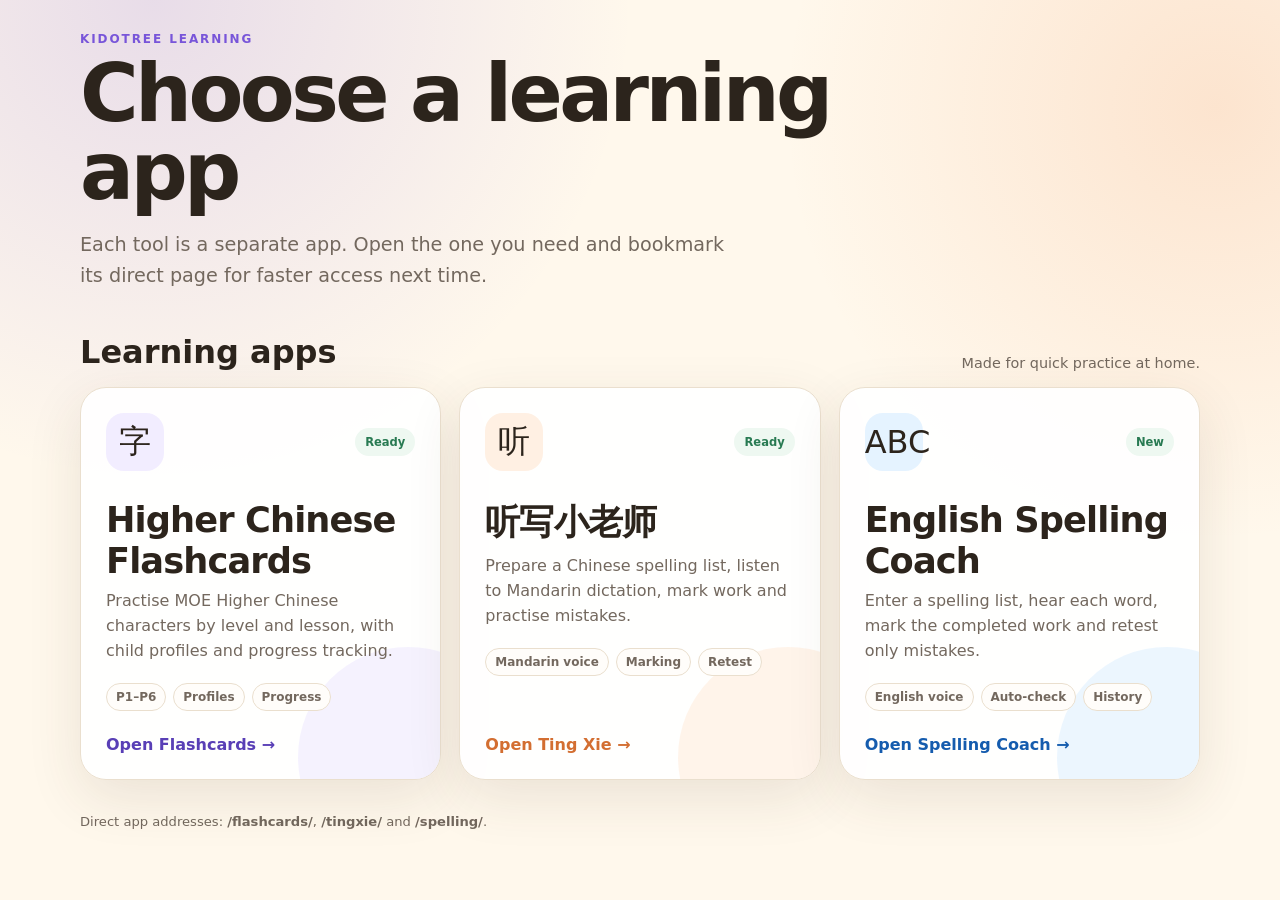
<file: index.html>
<!doctype html>
<html lang="en">
<head>
<meta charset="utf-8">
<meta name="viewport" content="width=device-width,initial-scale=1,viewport-fit=cover">
<meta name="theme-color" content="#fff8ec">
<meta name="description" content="KidoTree learning apps for Chinese flashcards, Ting Xie and English spelling.">
<title>KidoTree Learning Hub</title>
<style>
:root{--paper:#fff8ec;--surface:rgba(255,255,255,.94);--ink:#2c241c;--muted:#73685e;--line:#eadfce;--purple:#7855d9;--orange:#f08a4b;--blue:#2476d2;--shadow:0 18px 55px rgba(72,52,35,.11)}*{box-sizing:border-box}body{margin:0;min-height:100vh;font-family:ui-rounded,"SF Pro Rounded","PingFang SC",system-ui,-apple-system,"Segoe UI",sans-serif;color:var(--ink);background:radial-gradient(circle at 12% 0%,rgba(120,85,217,.17),transparent 30rem),radial-gradient(circle at 95% 12%,rgba(240,138,75,.18),transparent 27rem),var(--paper)}.shell{width:min(1120px,calc(100% - 32px));margin:auto;padding:max(32px,env(safe-area-inset-top)) 0 52px}.eyebrow{margin:0 0 9px;color:var(--purple);font-size:.75rem;font-weight:900;letter-spacing:.16em;text-transform:uppercase}h1{margin:0;max-width:760px;font-size:clamp(2.35rem,7vw,5rem);line-height:.98;letter-spacing:-.045em}.intro{max-width:670px;margin:18px 0 0;color:var(--muted);font-size:clamp(1rem,2.2vw,1.2rem);line-height:1.6}.apps-heading{display:flex;justify-content:space-between;align-items:end;gap:18px;margin:42px 0 16px}.apps-heading h2{margin:0;font-size:clamp(1.35rem,3vw,2rem)}.apps-heading p{margin:0;color:var(--muted);font-size:.9rem}.grid{display:grid;grid-template-columns:repeat(3,minmax(0,1fr));gap:18px}.card{position:relative;min-height:320px;display:flex;flex-direction:column;overflow:hidden;padding:25px;border:1px solid var(--line);border-radius:26px;background:var(--surface);box-shadow:var(--shadow);text-decoration:none;color:inherit;transition:.18s}.card:hover,.card:focus-visible{transform:translateY(-4px);box-shadow:0 23px 65px rgba(72,52,35,.16);outline:none}.card:after{content:"";position:absolute;width:220px;height:220px;right:-78px;bottom:-88px;border-radius:50%;opacity:.72}.flash:after{background:#f2edff}.ting:after{background:#fff0e3}.spell:after{background:#e5f3ff}.top{position:relative;z-index:1;display:flex;align-items:center;justify-content:space-between}.icon{width:58px;height:58px;display:grid;place-items:center;border-radius:18px;font-size:2rem}.flash .icon{background:#f2edff}.ting .icon{background:#fff0e3}.spell .icon{background:#e5f3ff}.status{border-radius:999px;padding:7px 10px;background:#eef8f1;color:#287a52;font-size:.72rem;font-weight:900}.card h3{position:relative;z-index:1;margin:28px 0 8px;font-size:clamp(1.45rem,3vw,2.2rem);letter-spacing:-.025em}.card p{position:relative;z-index:1;margin:0;color:var(--muted);line-height:1.55}.features{position:relative;z-index:1;display:flex;flex-wrap:wrap;gap:7px;margin:19px 0 24px}.features span{border:1px solid var(--line);border-radius:999px;padding:6px 9px;background:#fffdfa;color:var(--muted);font-size:.75rem;font-weight:750}.open{position:relative;z-index:1;margin-top:auto;font-weight:900}.flash .open{color:#593fb6}.ting .open{color:#d36e31}.spell .open{color:#155cae}footer{margin-top:34px;color:var(--muted);font-size:.82rem}@media(max-width:900px){.grid{grid-template-columns:1fr 1fr}}@media(max-width:650px){.shell{width:min(100% - 24px,1120px)}.apps-heading{display:block}.grid{grid-template-columns:1fr}.card{min-height:285px;padding:21px}}
</style>
</head>
<body><main class="shell"><header><p class="eyebrow">KidoTree Learning</p><h1>Choose a learning app</h1><p class="intro">Each tool is a separate app. Open the one you need and bookmark its direct page for faster access next time.</p></header><div class="apps-heading"><h2>Learning apps</h2><p>Made for quick practice at home.</p></div><section class="grid" aria-label="Learning apps"><a class="card flash" href="flashcards/"><div class="top"><div class="icon">字</div><span class="status">Ready</span></div><h3>Higher Chinese Flashcards</h3><p>Practise MOE Higher Chinese characters by level and lesson, with child profiles and progress tracking.</p><div class="features"><span>P1–P6</span><span>Profiles</span><span>Progress</span></div><div class="open">Open Flashcards →</div></a><a class="card ting" href="tingxie/"><div class="top"><div class="icon">听</div><span class="status">Ready</span></div><h3>听写小老师</h3><p>Prepare a Chinese spelling list, listen to Mandarin dictation, mark work and practise mistakes.</p><div class="features"><span>Mandarin voice</span><span>Marking</span><span>Retest</span></div><div class="open">Open Ting Xie →</div></a><a class="card spell" href="spelling/"><div class="top"><div class="icon">ABC</div><span class="status">New</span></div><h3>English Spelling Coach</h3><p>Enter a spelling list, hear each word, mark the completed work and retest only mistakes.</p><div class="features"><span>English voice</span><span>Auto-check</span><span>History</span></div><div class="open">Open Spelling Coach →</div></a></section><footer>Direct app addresses: <strong>/flashcards/</strong>, <strong>/tingxie/</strong> and <strong>/spelling/</strong>.</footer></main></body></html>
</file>
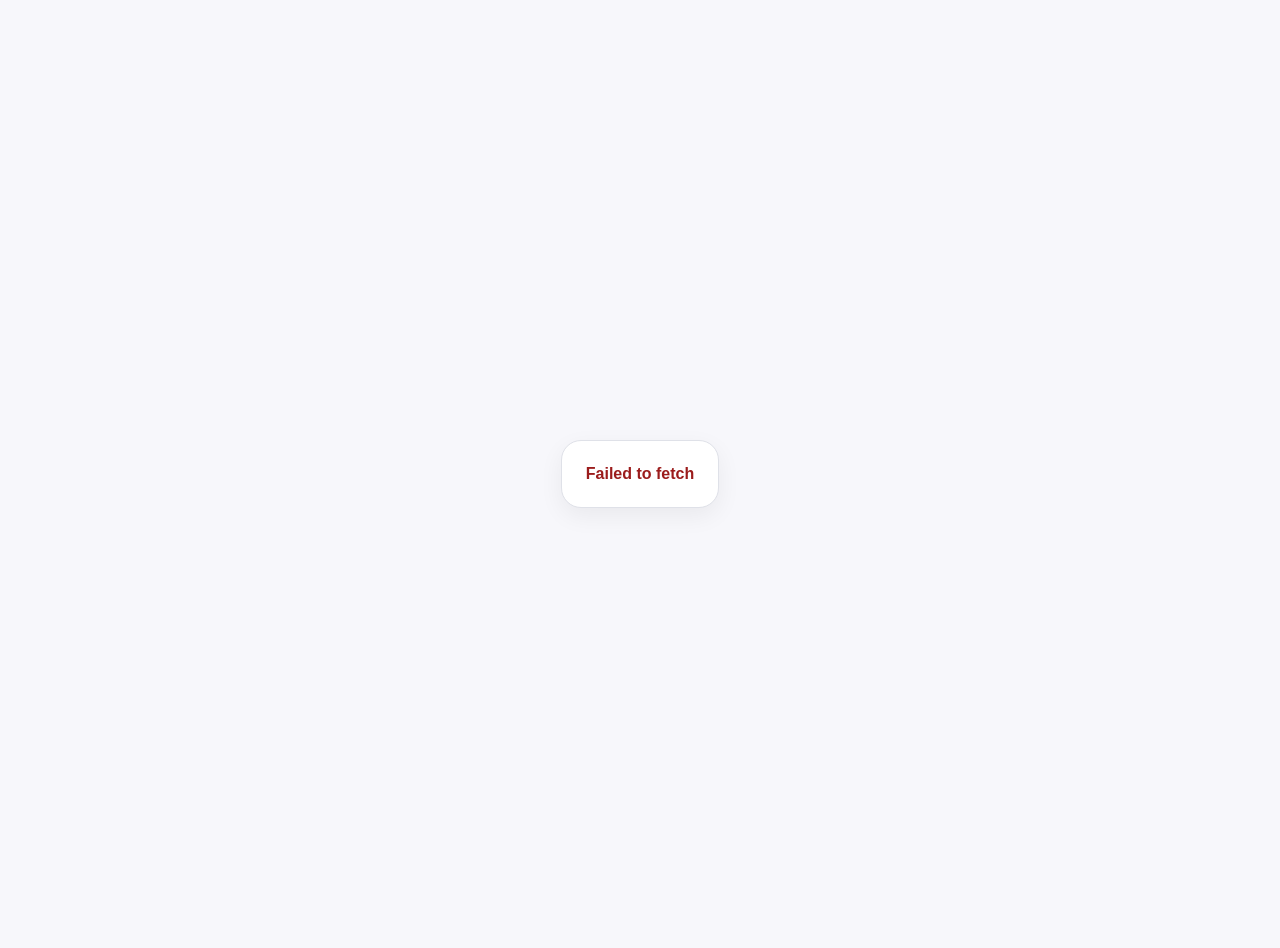
<file: firebase-test/index.html>
<!doctype html>
<html lang="en">
<head>
  <meta charset="utf-8">
  <meta name="viewport" content="width=device-width,initial-scale=1">
  <title>Firebase Test - Chinese Flashcards</title>
  <style>
    body{font-family:Arial,sans-serif;margin:0;min-height:100vh;display:flex;align-items:center;justify-content:center;background:#f7f7fb;color:#202126;padding:24px;text-align:center}
    .box{background:#fff;border:1px solid #dfe1e8;border-radius:20px;padding:24px;box-shadow:0 8px 24px rgba(0,0,0,.06);max-width:520px}
    .error{color:#9b1c1c;font-weight:700;white-space:pre-wrap;text-align:left}
  </style>
</head>
<body>
  <div class="box" id="status">Loading Firebase test version...</div>
  <script>
    const url = 'https://raw.githubusercontent.com/edyeo82/chineseflashcard/firebase-save-modes/index.html?cacheBust=' + Date.now();
    fetch(url, { cache: 'no-store' })
      .then(r => {
        if (!r.ok) throw new Error('Could not load test version: HTTP ' + r.status);
        return r.text();
      })
      .then(html => {
        html = html.replace('<head>', '<head><base href="../">');
        html = html.replace('</body>', `
<script>
(function(){
  var lastProfileKey=null;
  function childId(){var child=document.getElementById('child');return child?child.value.replace(/[^a-zA-Z0-9]+/g,'_'):'Child_1';}
  function safeKey(v){return String(v||'').replace(/[^a-zA-Z0-9_.@-]+/g,'_');}
  function profileInfo(){
    var s=document.getElementById('saveStatus');
    var text=s?s.textContent:'';
    var u=text.match(/Simple username \\(([^)]+)\\)/);
    if(u) return {mode:'username',username:u[1],label:u[1],copyLabel:'username '+u[1]};
    var a=text.match(/Signed in as (.+?)\\. Private cloud progress/i);
    if(a) return {mode:'auth',label:a[1],copyLabel:'signed-in account'};
    return {mode:'guest',label:'Guest',copyLabel:'Guest'};
  }
  function profileKey(){var p=profileInfo();return p.mode+':'+safeKey(p.username||p.label||'guest');}
  function tuneModeUi(){
    if(document.getElementById('compactProfileCss')) return;
    var style=document.createElement('style');
    style.id='compactProfileCss';
    style.textContent='.saveGrid{grid-template-columns:.72fr 1.28fr!important;gap:8px!important}.modeCard{padding:9px!important}.modeTitle{font-size:14px!important;margin-bottom:4px!important}.modeText{display:none!important}.buttonRow{gap:6px!important;margin-top:7px!important}.uiBtn{min-height:40px!important;padding:8px 11px!important;font-size:14px!important}#guestCard{display:grid!important;grid-template-columns:1fr auto!important;align-items:center!important;gap:8px!important}#guestCard .modeTitle{margin:0!important}#guestCard .buttonRow{margin:0!important;justify-content:flex-end!important}#usernameCard{display:grid!important;grid-template-columns:minmax(0,1fr) auto!important;gap:7px!important;align-items:end!important}#usernameCard .modeTitle{grid-column:1/-1!important;margin:0!important}#usernameInput{grid-column:1!important;min-width:0!important;padding:9px 10px!important;font-size:14px!important}#usernameCard .buttonRow{grid-column:2!important;margin:0!important;align-self:stretch!important}#usernameMode{height:100%!important;min-width:54px!important}#authCard{grid-column:1/-1!important;display:block!important}#authCard .modeTitle{margin:0 0 7px 0!important}#authCard .authFields{display:grid!important;grid-template-columns:minmax(0,1fr) minmax(0,1fr)!important;gap:7px!important;margin:0!important}#emailInput,#passwordInput{min-width:0!important;padding:10px!important;font-size:14px!important}#authCard .buttonRow{margin-top:7px!important;display:grid!important;grid-template-columns:repeat(4,1fr)!important;gap:7px!important}#googleSignIn{order:1}#emailCreate{order:2}#emailSignIn{order:3}#signOutBtn{order:4}#googleSignIn,#emailSignIn,#emailCreate,#signOutBtn{min-width:0!important;white-space:normal!important}.statusLine{display:none!important}.warning{font-size:12px!important;margin-top:8px!important;padding:8px!important}#profileBadge{position:absolute;right:18px;bottom:12px;z-index:5;max-width:58%;overflow:hidden;text-overflow:ellipsis;white-space:nowrap;background:transparent;border:0;padding:0;font-size:11px;font-weight:500;color:#8c929f;opacity:.85;text-align:right;pointer-events:none}#copyPanel{margin-top:18px!important;background:#fff!important;border:1px solid #dfe1e8!important;border-radius:14px!important;padding:0!important;box-shadow:0 8px 24px rgba(0,0,0,.04)!important;text-align:left!important}#copyPanel summary{padding:12px 14px!important;font-size:14px!important;color:#656b78!important}#copyPanel .copyInner{padding:0 14px 14px!important;font-size:13px!important;line-height:1.4!important}@media(max-width:420px){.saveGrid{grid-template-columns:.68fr 1.32fr!important;gap:8px!important}.modeCard{padding:8px!important}.uiBtn{font-size:12px!important;padding:8px 4px!important}#guestMode{min-width:46px!important}#usernameMode{min-width:48px!important}#emailInput,#passwordInput{padding:9px!important;font-size:14px!important}#authCard .buttonRow{grid-template-columns:repeat(4,1fr)!important;gap:5px!important}#profileBadge{right:14px;bottom:10px;max-width:52%;font-size:10px}}';
    document.head.appendChild(style);
  }
  function relabel(){
    var g=document.querySelector('#guestCard .modeTitle'); if(g) g.textContent='Guest';
    var gt=document.querySelector('#guestCard .modeText'); if(gt) gt.textContent='';
    var gb=document.getElementById('guestMode'); if(gb) gb.textContent='Use';
    var u=document.querySelector('#usernameCard .modeTitle'); if(u) u.textContent='Username';
    var ut=document.querySelector('#usernameCard .modeText'); if(ut) ut.textContent='';
    var ub=document.getElementById('usernameMode'); if(ub) ub.textContent='Use';
    var a=document.querySelector('#authCard .modeTitle'); if(a) a.textContent='Sign in';
    var at=document.querySelector('#authCard .modeText'); if(at) at.textContent='';
    var gg=document.getElementById('googleSignIn'); if(gg) gg.textContent='Google';
    var cr=document.getElementById('emailCreate'); if(cr) cr.textContent='Create';
    var em=document.getElementById('emailSignIn'); if(em) em.textContent='Sign in';
    var so=document.getElementById('signOutBtn'); if(so) so.textContent='Sign out';
  }
  function resetSelectionsToFirst(){
    var child=document.getElementById('child'), level=document.getElementById('level'), lesson=document.getElementById('lesson');
    if(!child||!level||!lesson||!level.options.length) return false;
    var childNames=Array.from(child.options).map(function(o){return o.value;});
    var firstChild=childNames[0]||'Child 1';
    var firstLevel=level.options[0].value;
    child.value=firstChild;
    level.value=firstLevel;
    level.dispatchEvent(new Event('input',{bubbles:true}));
    level.dispatchEvent(new Event('change',{bubbles:true}));
    setTimeout(function(){
      var lessonNow=document.getElementById('lesson');
      var firstLesson=((lessonNow.options[1]||lessonNow.options[0]||{}).value)||'All Lessons';
      childNames.forEach(function(name){
        var id=name.replace(/[^a-zA-Z0-9]+/g,'_');
        localStorage.setItem('hcl:app:'+id+':level',firstLevel);
        localStorage.setItem('hcl:app:'+id+':lesson',firstLesson);
      });
      localStorage.setItem('hcl:app:child',firstChild);
      child.value=firstChild;
      level.value=firstLevel;
      lessonNow.value=firstLesson;
      lessonNow.dispatchEvent(new Event('input',{bubbles:true}));
      lessonNow.dispatchEvent(new Event('change',{bubbles:true}));
    },80);
    return true;
  }
  function maybeInitNewProfile(){
    var key=profileKey();
    if(!lastProfileKey){lastProfileKey=key;localStorage.setItem('hcl:profileSeen:'+key,'1');return;}
    if(key===lastProfileKey) return;
    var marker='hcl:profileSeen:'+key;
    if(!localStorage.getItem(marker)){
      if(!resetSelectionsToFirst()) return;
      localStorage.setItem(marker,'1');
    }
    lastProfileKey=key;
  }
  function updateProfileBadge(){
    tuneModeUi(); relabel(); maybeInitNewProfile();
    var card=document.getElementById('card'); if(!card) return;
    var badge=document.getElementById('profileBadge');
    if(!badge){badge=document.createElement('div');badge.id='profileBadge';card.appendChild(badge);}
    badge.textContent=profileInfo().label;
  }
  window.__hclStorageInfo=profileInfo;
  window.__hclChildId=childId;
  setInterval(updateProfileBadge,500);
  document.addEventListener('change',updateProfileBadge,true);
  document.addEventListener('click',function(){setTimeout(updateProfileBadge,80);},true);
  updateProfileBadge();
})();
<\/script>
<script type="module">
import { getApps } from 'https://www.gstatic.com/firebasejs/10.12.5/firebase-app.js';
import { getAuth } from 'https://www.gstatic.com/firebasejs/10.12.5/firebase-auth.js';
import { getFirestore, collection, doc, getDocs, setDoc, serverTimestamp } from 'https://www.gstatic.com/firebasejs/10.12.5/firebase-firestore.js';
function esc(v){return String(v||'').replace(/[&<>]/g,function(ch){return {'&':'&amp;','<':'&lt;','>':'&gt;'}[ch];});}
function childId(){return window.__hclChildId?window.__hclChildId():'Child_1';}
function progressDocId(level,lesson,char){return [level,lesson,char].map(function(x){return encodeURIComponent(String(x));}).join('__');}
function usernameOk(v){return /^[a-zA-Z0-9_-]{3,30}$/.test(v||'');}
function getFirebase(){var apps=getApps(); if(!apps.length) return null; var app=apps[0]; return {auth:getAuth(app), db:getFirestore(app)};}
function parseLocalKey(key){var prefix='hcl:progress:v31:'+childId()+':';if(!key.startsWith(prefix)) return null;var rest=key.slice(prefix.length);var parts=rest.split(':');if(parts.length<3) return null;return {level:parts[0],lesson:parts[1],char:parts.slice(2).join(':')};}
function localProgressRows(){var rows=[];for(var i=0;i<localStorage.length;i++){var key=localStorage.key(i);var p=parseLocalKey(key);if(!p) continue;var status=localStorage.getItem(key);if(status!=='known'&&status!=='again') continue;rows.push({id:progressDocId(p.level,p.lesson,p.char),status:status,known:status==='known',char:p.char,pinyin:'',level:p.level,lesson:p.lesson,child:childId()});}return rows;}
function currentCloudTarget(){var fb=getFirebase();if(!fb) return null;var info=window.__hclStorageInfo?window.__hclStorageInfo():{mode:'guest'};if(info.mode==='username'&&usernameOk(info.username)) return {label:info.copyLabel,path:['publicUsers',info.username,'children',childId(),'progress'],auth:fb.auth,db:fb.db};if(info.mode==='auth'&&fb.auth.currentUser) return {label:fb.auth.currentUser.email||'signed-in account',path:['users',fb.auth.currentUser.uid,'children',childId(),'progress'],auth:fb.auth,db:fb.db};return null;}
async function writeRows(db,path,rows){for(const row of rows){await setDoc(doc(db,...path,row.id),Object.assign({},row,{updatedAt:serverTimestamp(),copiedAt:serverTimestamp()}),{merge:true});}}
async function readRows(db,path){const snap=await getDocs(collection(db,...path));const rows=[];snap.forEach(function(d){rows.push(Object.assign({id:d.id},d.data()||{}));});return rows;}
function setCopyStatus(msg,bad){var el=document.getElementById('copyStatus');if(el) el.innerHTML=bad?'<span style="color:#9b1c1c;font-weight:700">'+esc(msg)+'</span>':esc(msg);}
function addCopyPanel(){
  var main=document.querySelector('main.wrap'); if(!main||document.getElementById('copyPanel')) return;
  var panel=document.createElement('details'); panel.id='copyPanel';
  panel.innerHTML='<summary>Move / copy progress</summary><div class="copyInner"><div style="color:#656b78;margin-bottom:9px">For moving from Guest to another phone, or from username to a real account.</div><div style="display:flex;flex-wrap:wrap;gap:8px"><button class="uiBtn ghost" id="copyGuestToCloud">Copy Guest → current profile</button><button class="uiBtn ghost" id="copyCloudToGuest">Copy current profile → Guest</button></div><div style="display:grid;grid-template-columns:1fr auto;gap:8px;margin-top:9px"><input id="copyFromUsername" placeholder="Username to import"><button class="uiBtn ghost" id="copyUsernameToAuth">Import to signed-in account</button></div><div id="copyStatus" style="margin-top:8px;color:#656b78">Copies the selected child only.</div></div>';
  main.appendChild(panel);
  document.getElementById('copyGuestToCloud').onclick=async function(){try{var target=currentCloudTarget();if(!target){setCopyStatus('Choose a username or sign in first, then copy.',true);return;}var rows=localProgressRows();if(!rows.length){setCopyStatus('No Guest progress found for '+childId()+'.',true);return;}setCopyStatus('Copying '+rows.length+' records to '+target.label+'...');await writeRows(target.db,target.path,rows);setCopyStatus('Copied '+rows.length+' records. Reloading...');setTimeout(function(){location.reload();},900);}catch(e){console.error(e);setCopyStatus('Copy failed: '+(e.message||e),true);}};
  document.getElementById('copyCloudToGuest').onclick=async function(){try{var target=currentCloudTarget();if(!target){setCopyStatus('Choose a username or sign in first, then copy.',true);return;}setCopyStatus('Reading '+target.label+' progress...');var rows=await readRows(target.db,target.path);if(!rows.length){setCopyStatus('No cloud progress found for '+target.label+' and '+childId()+'.',true);return;}rows.forEach(function(row){if(!row.level||!row.lesson||!row.char||!row.status) return;localStorage.setItem('hcl:progress:v31:'+childId()+':'+row.level+':'+row.lesson+':'+row.char,row.status);});localStorage.setItem('hcl:saveMode','guest');setCopyStatus('Copied '+rows.length+' records to Guest. Reloading...');setTimeout(function(){location.reload();},900);}catch(e){console.error(e);setCopyStatus('Copy failed: '+(e.message||e),true);}};
  document.getElementById('copyUsernameToAuth').onclick=async function(){try{var fb=getFirebase();if(!fb){setCopyStatus('Firebase is still loading. Try again in a few seconds.',true);return;}var source=(document.getElementById('copyFromUsername').value||'').trim().toLowerCase();if(!usernameOk(source)){setCopyStatus('Username must be 3-30 letters/numbers/_/-.',true);return;}if(!fb.auth.currentUser){setCopyStatus('Sign in first, then import the username.',true);return;}var sourcePath=['publicUsers',source,'children',childId(),'progress'];var destPath=['users',fb.auth.currentUser.uid,'children',childId(),'progress'];setCopyStatus('Importing from '+source+'...');var rows=await readRows(fb.db,sourcePath);if(!rows.length){setCopyStatus('No progress found under '+source+' for '+childId()+'.',true);return;}await writeRows(fb.db,destPath,rows);localStorage.setItem('hcl:saveMode','auth');setCopyStatus('Imported '+rows.length+' records. Reloading...');setTimeout(function(){location.reload();},900);}catch(e){console.error(e);setCopyStatus('Import failed: '+(e.message||e),true);}};
}
setInterval(addCopyPanel,800);addCopyPanel();
<\/script>
</body>`);
        document.open();
        document.write(html);
        document.close();
      })
      .catch(err => {
        document.getElementById('status').innerHTML = '<div class="error">' + String(err.message || err).replace(/[&<>]/g, ch => ({'&':'&amp;','<':'&lt;','>':'&gt;'}[ch])) + '</div>';
      });
  </script>
</body>
</html>
</file>
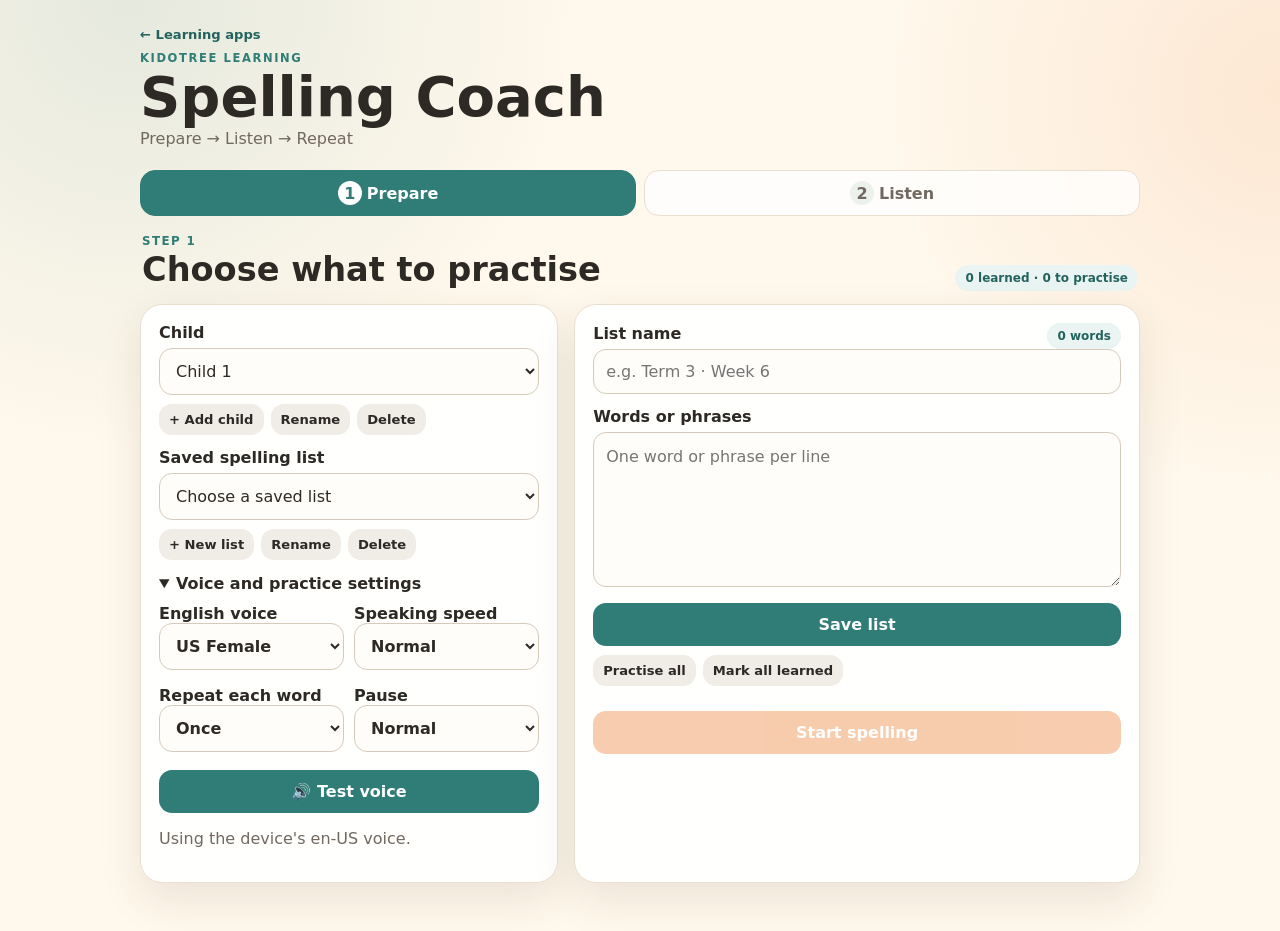
<file: spelling/index.html>
<!doctype html>
<html lang="en">
<head>
<meta charset="utf-8"><meta name="viewport" content="width=device-width,initial-scale=1,viewport-fit=cover"><meta name="theme-color" content="#fff8ec">
<title>Spelling Coach · KidoTree</title>
<style>
:root{--paper:#fff8ec;--surface:#fff;--text:#2d2924;--muted:#716960;--line:#eadfce;--primary:#2f7d76;--primary-dark:#23635e;--accent:#ee8a45;--soft:#f3f7f5;--shadow:0 16px 44px rgba(72,52,35,.11)}*{box-sizing:border-box}body{margin:0;min-height:100vh;font-family:ui-rounded,"SF Pro Rounded",system-ui,-apple-system,"Segoe UI",sans-serif;color:var(--text);background:radial-gradient(circle at 10% 0,rgba(47,125,118,.12),transparent 28rem),radial-gradient(circle at 100% 10%,rgba(238,138,69,.15),transparent 25rem),var(--paper)}button,input,textarea,select{font:inherit}.shell,.header{width:min(1000px,calc(100% - 28px));margin:auto}.header{padding:max(24px,env(safe-area-inset-top)) 0 12px}.hub{display:inline-flex;margin-bottom:9px;color:var(--primary-dark);font-size:.82rem;font-weight:800;text-decoration:none}.eyebrow{margin:0;color:var(--primary);font-size:.72rem;font-weight:900;letter-spacing:.14em;text-transform:uppercase}.header h1{margin:4px 0;font-size:clamp(2rem,7vw,3.5rem);line-height:1}.subtitle,.help{color:var(--muted)}.subtitle{margin:0}.shell{padding-bottom:48px}.stepper{display:grid;grid-template-columns:1fr 1fr;gap:8px;margin:10px 0 18px}.step{border:1px solid var(--line);border-radius:15px;padding:10px;background:#ffffffc9;color:var(--muted);font-weight:850}.step span{display:inline-grid;place-items:center;width:24px;height:24px;margin-right:5px;border-radius:50%;background:#edf1ee}.step.active{background:var(--primary);color:#fff;border-color:var(--primary)}.step.active span{background:#fff;color:var(--primary)}.panel{display:none}.panel.active{display:block}.card,.practice{background:#fffffff7;border:1px solid var(--line);border-radius:22px;padding:18px;box-shadow:var(--shadow)}.layout{display:grid;grid-template-columns:.85fr 1.15fr;gap:16px}.heading{display:flex;justify-content:space-between;align-items:end;gap:12px;margin:4px 2px 13px}.heading h2{margin:2px 0;font-size:clamp(1.45rem,4vw,2.1rem)}.kicker{margin:0;color:var(--primary);font-size:.74rem;font-weight:900;text-transform:uppercase;letter-spacing:.12em}.input,.select,.list{width:100%;border:1px solid #d6cbbb;border-radius:13px;padding:12px;background:#fffdfa;color:var(--text)}label{display:block;font-weight:820;margin-bottom:6px}.field{margin-top:13px}.row{display:flex;justify-content:space-between;align-items:center;gap:9px}.pill{display:inline-flex;border-radius:999px;background:#eaf4f2;color:var(--primary-dark);padding:6px 10px;font-size:.75rem;font-weight:900}.btn{border:0;border-radius:13px;padding:12px 15px;font-weight:900;cursor:pointer}.btn:disabled{opacity:.43;cursor:not-allowed}.primary{background:var(--primary);color:#fff}.accent{background:var(--accent);color:#fff}.secondary{background:#f0ece6;color:var(--text)}.text{border:0;background:none;color:var(--primary-dark);font-weight:900;cursor:pointer;padding:5px}.full{width:100%;margin-top:12px}.profile-actions,.list-actions,.bulk{display:flex;gap:7px;flex-wrap:wrap;margin-top:9px}.small{padding:8px 10px;font-size:.82rem}.list{min-height:155px;resize:vertical;line-height:1.55}.saved{display:grid;gap:8px;margin-top:12px}.saved button{display:flex;justify-content:space-between;gap:8px;text-align:left;border:1px solid var(--line);background:#fffdfa;border-radius:12px;padding:10px 12px;color:var(--text);cursor:pointer}.saved button.active{border-color:var(--primary);box-shadow:0 0 0 2px rgba(47,125,118,.12)}.checklist{display:grid;gap:8px;margin-top:13px}.word{display:grid;grid-template-columns:auto 34px 1fr auto;align-items:center;gap:9px;border:1px solid var(--line);border-radius:13px;padding:10px;background:#fffdfa}.word input{width:21px;height:21px;margin:0}.word .num{color:var(--muted);font-size:.8rem;font-weight:800}.word .txt{font-weight:800}.word .status{font-size:.74rem;color:var(--primary-dark);font-weight:850}.word.learned{opacity:.58;background:#eef0ee}.settings{margin-top:14px}.settings summary{cursor:pointer;font-weight:850}.settings-grid{display:grid;grid-template-columns:1fr 1fr;gap:10px;margin-top:11px}.practice{max-width:760px;margin:auto;text-align:center}.meta{display:flex;justify-content:space-between;color:var(--muted);font-weight:800}.progress{height:9px;background:#ece7df;border-radius:99px;overflow:hidden;margin:12px 0 22px}.bar{height:100%;background:var(--primary);width:0}.hidden-word{padding:28px 12px}.hidden-word .icon{font-size:3.8rem}.hidden-word h3{font-size:clamp(2rem,7vw,3.3rem);margin:9px 0}.controls{display:grid;grid-template-columns:1fr 1.35fr 1fr;gap:9px}.extra{display:grid;grid-template-columns:1fr 1fr;gap:9px;margin-top:9px}.toast{position:fixed;left:50%;bottom:22px;transform:translateX(-50%) translateY(16px);opacity:0;background:#2c2925;color:white;padding:10px 14px;border-radius:11px;transition:.2s;z-index:20}.toast.show{opacity:1;transform:translateX(-50%) translateY(0)}@media(max-width:720px){.layout{grid-template-columns:1fr}.settings-grid{grid-template-columns:1fr}.controls{grid-template-columns:1fr 1fr}.controls .speak{grid-column:1/-1;grid-row:1}.extra{grid-template-columns:1fr}.word{grid-template-columns:auto 28px 1fr}.word .status{grid-column:3}.card{padding:15px}}
</style>
</head>
<body>
<header class="header"><a class="hub" href="../">← Learning apps</a><p class="eyebrow">KidoTree Learning</p><h1>Spelling Coach</h1><p class="subtitle">Prepare → Listen → Repeat</p></header>
<main class="shell">
<nav class="stepper"><button class="step active" data-step="setup"><span>1</span>Prepare</button><button class="step" data-step="listen"><span>2</span>Listen</button></nav>
<section id="setup" class="panel active"><div class="heading"><div><p class="kicker">Step 1</p><h2>Choose what to practise</h2></div><span id="summary" class="pill">0 learned · 0 to practise</span></div><div class="layout">
<div class="card"><label for="profile">Child</label><select id="profile" class="select"></select><div class="profile-actions"><button id="addChild" class="btn secondary small">+ Add child</button><button id="renameChild" class="btn secondary small">Rename</button><button id="deleteChild" class="btn secondary small">Delete</button></div><div class="field"><label for="savedList">Saved spelling list</label><select id="savedList" class="select"></select></div><div class="list-actions"><button id="newList" class="btn secondary small">+ New list</button><button id="renameList" class="btn secondary small">Rename</button><button id="deleteList" class="btn secondary small">Delete</button></div><details class="settings" open><summary>Voice and practice settings</summary><div class="settings-grid"><label>English voice<select id="voice" class="select"><option value="us-female">US Female</option><option value="us-male">US Male</option><option value="uk-female">UK Female</option><option value="uk-male">UK Male</option></select></label><label>Speaking speed<select id="rate" class="select"><option value="0.78">Slow</option><option value="0.92" selected>Normal</option><option value="1.05">Fast</option></select></label><label>Repeat each word<select id="repeat" class="select"><option value="1" selected>Once</option><option value="2">Twice</option><option value="3">Three times</option></select></label><label>Pause<select id="pause" class="select"><option value="450">Short</option><option value="800" selected>Normal</option><option value="1250">Long</option></select></label></div></details><button id="testVoice" class="btn primary full">🔊 Test voice</button><p id="voiceNote" class="help">The app will use the closest normal system voice on this device.</p></div>
<div class="card"><div class="row"><label for="title">List name</label><span id="wordCount" class="pill">0 words</span></div><input id="title" class="input" maxlength="50" placeholder="e.g. Term 3 · Week 6"><div class="field"><label for="words">Words or phrases</label><textarea id="words" class="list" placeholder="One word or phrase per line"></textarea></div><button id="saveList" class="btn primary full">Save list</button><div class="bulk"><button id="allPractice" class="btn secondary small">Practise all</button><button id="allLearned" class="btn secondary small">Mark all learned</button></div><div id="checklist" class="checklist"></div><button id="start" class="btn accent full" disabled>Start spelling</button></div>
</div></section>
<section id="listen" class="panel"><div class="heading"><div><p class="kicker">Step 2</p><h2>Listen and write</h2></div><button id="back" class="text">Back to list</button></div><div class="practice"><div class="meta"><span id="order" class="pill">Original order</span><span id="progressText">1 of 1</span></div><div class="progress"><div id="bar" class="bar"></div></div><div class="hidden-word"><div class="icon">🔊</div><h3 id="number">Word 1</h3><p class="help">Listen, write it down, then move to the next word.</p></div><div class="controls"><button id="prev" class="btn secondary">← Previous</button><button id="speak" class="btn primary speak">🔊 Say again</button><button id="next" class="btn accent">Next →</button></div><div class="extra"><button id="shuffle" class="btn secondary">🔀 Shuffle</button><button id="restart" class="btn secondary">↺ Back to start</button></div></div></section>
</main><div id="toast" class="toast"></div>
<script>
(()=>{'use strict';const $=id=>document.getElementById(id),KEY='kidotree-spelling-v4';let data,session=[],at=0,shuffled=false;const profilesVoice={'us-female':{lang:'en-US',names:['Samantha','Ava','Allison','Susan','Zira']},'us-male':{lang:'en-US',names:['Aaron','Alex','Fred','Tom','David','Mark']},'uk-female':{lang:'en-GB',names:['Serena','Kate','Martha','Stephanie','Hazel']},'uk-male':{lang:'en-GB',names:['Daniel','Oliver','Arthur','Malcolm','George']}};const uid=()=>Math.random().toString(36).slice(2,10);const clean=s=>String(s||'').trim();const wordsFrom=()=> $('words').value.split(/\n/).map(clean).filter(Boolean);const toast=t=>{$('toast').textContent=t;$('toast').classList.add('show');setTimeout(()=>$('toast').classList.remove('show'),1700)};function fresh(){return{activeProfile:null,profiles:[],voice:'us-female',rate:'0.92',repeat:'1',pause:'800'}}function loadData(){try{data=JSON.parse(localStorage.getItem(KEY)||'null')||fresh()}catch{data=fresh()}if(!data.profiles?.length){const p={id:uid(),name:'Child 1',activeList:null,lists:[]};data.profiles=[p];data.activeProfile=p.id}saveData()}function saveData(){localStorage.setItem(KEY,JSON.stringify(data))}const profile=()=>data.profiles.find(p=>p.id===data.activeProfile)||data.profiles[0];const list=()=>profile().lists.find(l=>l.id===profile().activeList)||null;function promptText(title,value=''){const v=prompt(title,value);return v==null?null:clean(v)}function renderProfiles(){const p=profile();$('profile').innerHTML='';data.profiles.forEach(x=>$('profile').append(new Option(x.name,x.id)));$('profile').value=p.id;renderLists()}function renderLists(){const p=profile();$('savedList').innerHTML='';$('savedList').append(new Option('Choose a saved list',''));p.lists.forEach(l=>$('savedList').append(new Option(l.title,l.id)));$('savedList').value=p.activeList||'';applyList(list())}function applyList(l){$('title').value=l?.title||'';$('words').value=(l?.words||[]).join('\n');renderChecklist()}function storageKey(w){return w.toLowerCase()}function renderChecklist(){const ws=wordsFrom(),l=list(),learned=new Set(l?.learned||[]);$('wordCount').textContent=`${ws.length} word${ws.length===1?'':'s'}`;$('checklist').innerHTML='';ws.forEach((w,i)=>{const is=learned.has(storageKey(w)),row=document.createElement('label');row.className='word'+(is?' learned':'');row.innerHTML=`<input type="checkbox" ${is?'checked':''}><span class="num">${i+1}</span><span class="txt"></span><span class="status">${is?'Learned ✓':'Practise'}</span>`;row.querySelector('.txt').textContent=w;row.querySelector('input').onchange=e=>{ensureCurrentList();const ll=list(),set=new Set(ll.learned||[]),k=storageKey(w);e.target.checked?set.add(k):set.delete(k);ll.learned=[...set];saveData();renderChecklist()};$('checklist').append(row)});const learnedCount=ws.filter(w=>learned.has(storageKey(w))).length,toPractice=ws.length-learnedCount;$('summary').textContent=`${learnedCount} learned · ${toPractice} to practise`;$('start').disabled=toPractice===0}function ensureCurrentList(){let l=list();if(l)return l;const p=profile(),title=clean($('title').value)||'Spelling list';l={id:uid(),title,words:wordsFrom(),learned:[]};p.lists.push(l);p.activeList=l.id;saveData();renderProfiles();return l}function saveList(){const ws=wordsFrom();if(!ws.length)return toast('Add at least one word.');let l=list();if(!l){l={id:uid(),title:clean($('title').value)||'Spelling list',words:[],learned:[]};profile().lists.push(l);profile().activeList=l.id}l.title=clean($('title').value)||l.title||'Spelling list';const old=new Set(l.learned||[]);l.words=ws;l.learned=[...old].filter(k=>ws.some(w=>storageKey(w)===k));saveData();renderProfiles();toast('Spelling list saved.')}function show(id){document.querySelectorAll('.panel').forEach(p=>p.classList.toggle('active',p.id===id));document.querySelectorAll('.step').forEach(s=>s.classList.toggle('active',s.dataset.step===id));scrollTo({top:0,behavior:'smooth'})}function voices(){return speechSynthesis.getVoices()}function resolveVoice(){const pref=profilesVoice[$('voice').value],all=voices();for(const n of pref.names){const v=all.find(x=>x.lang?.toLowerCase()===pref.lang.toLowerCase()&&x.name.toLowerCase().includes(n.toLowerCase()));if(v)return v}return all.find(x=>x.lang?.toLowerCase()===pref.lang.toLowerCase())||null}function voiceNote(){const v=resolveVoice(),pref=profilesVoice[$('voice').value];$('voiceNote').textContent=v?`Using ${v.name} (${v.lang}).`:`Using the device's ${pref.lang} voice.`}function say(text,once=false){speechSynthesis.cancel();const pref=profilesVoice[$('voice').value],v=resolveVoice();let n=0,total=once?1:+$('repeat').value;const run=()=>{const u=new SpeechSynthesisUtterance(text);u.lang=pref.lang;if(v)u.voice=v;u.rate=+$('rate').value;u.pitch=1;u.onend=()=>{n++;if(n<total)setTimeout(run,+$('pause').value)};speechSynthesis.speak(u)};run()}function begin(){saveList();const l=list(),learned=new Set(l.learned||[]);session=l.words.filter(w=>!learned.has(storageKey(w)));if(!session.length)return;at=0;shuffled=false;show('listen');renderProgress();setTimeout(()=>say(session[0]),200)}function renderProgress(){$('progressText').textContent=`${at+1} of ${session.length}`;$('number').textContent=`Word ${at+1}`;$('bar').style.width=`${((at+1)/session.length)*100}%`;$('prev').disabled=at===0;$('next').textContent=at===session.length-1?'Finish ✓':'Next →';$('order').textContent=shuffled?'Shuffled order':'Original order'}$('profile').onchange=e=>{data.activeProfile=e.target.value;saveData();renderProfiles()};$('savedList').onchange=e=>{profile().activeList=e.target.value||null;saveData();applyList(list())};$('saveList').onclick=saveList;$('newList').onclick=()=>{profile().activeList=null;saveData();applyList(null);$('title').focus()};$('renameList').onclick=()=>{const l=list();if(!l)return;const n=promptText('Rename spelling list',l.title);if(n){l.title=n;saveData();renderLists()}};$('deleteList').onclick=()=>{const p=profile(),l=list();if(!l)return;if(confirm(`Delete “${l.title}”?`)){p.lists=p.lists.filter(x=>x.id!==l.id);p.activeList=null;saveData();renderLists()}};$('addChild').onclick=()=>{const n=promptText('Child’s name',`Child ${data.profiles.length+1}`);if(!n)return;const p={id:uid(),name:n,activeList:null,lists:[]};data.profiles.push(p);data.activeProfile=p.id;saveData();renderProfiles()};$('renameChild').onclick=()=>{const p=profile(),n=promptText('Rename child',p.name);if(n){p.name=n;saveData();renderProfiles()}};$('deleteChild').onclick=()=>{if(data.profiles.length<=1)return toast('Keep at least one child.');const p=profile();if(confirm(`Delete ${p.name} and their spelling lists?`)){data.profiles=data.profiles.filter(x=>x.id!==p.id);data.activeProfile=data.profiles[0].id;saveData();renderProfiles()}};$('words').oninput=renderChecklist;$('allPractice').onclick=()=>{ensureCurrentList();list().learned=[];saveData();renderChecklist()};$('allLearned').onclick=()=>{ensureCurrentList();list().learned=wordsFrom().map(storageKey);saveData();renderChecklist()};$('start').onclick=begin;$('speak').onclick=()=>say(session[at]);$('prev').onclick=()=>{if(at){at--;renderProgress();say(session[at])}};$('next').onclick=()=>{if(at<session.length-1){at++;renderProgress();say(session[at])}else{speechSynthesis.cancel();show('setup');toast('Finished the spelling list.')}};$('back').onclick=()=>{speechSynthesis.cancel();show('setup')};$('restart').onclick=()=>{at=0;renderProgress();say(session[0])};$('shuffle').onclick=()=>{if(session.length<2)return;for(let i=session.length-1;i>0;i--){const j=Math.floor(Math.random()*(i+1));[session[i],session[j]]=[session[j],session[i]]}at=0;shuffled=true;renderProgress();say(session[0])};$('testVoice').onclick=()=>say('This is the selected English spelling voice.',true);['voice','rate','repeat','pause'].forEach(id=>$(id).onchange=()=>{data[id]=$(id).value;saveData();voiceNote()});loadData();$('voice').value=data.voice||'us-female';$('rate').value=data.rate||'0.92';$('repeat').value=data.repeat||'1';$('pause').value=data.pause||'800';renderProfiles();voiceNote();speechSynthesis.onvoiceschanged=voiceNote})();
</script></body></html>
</file>
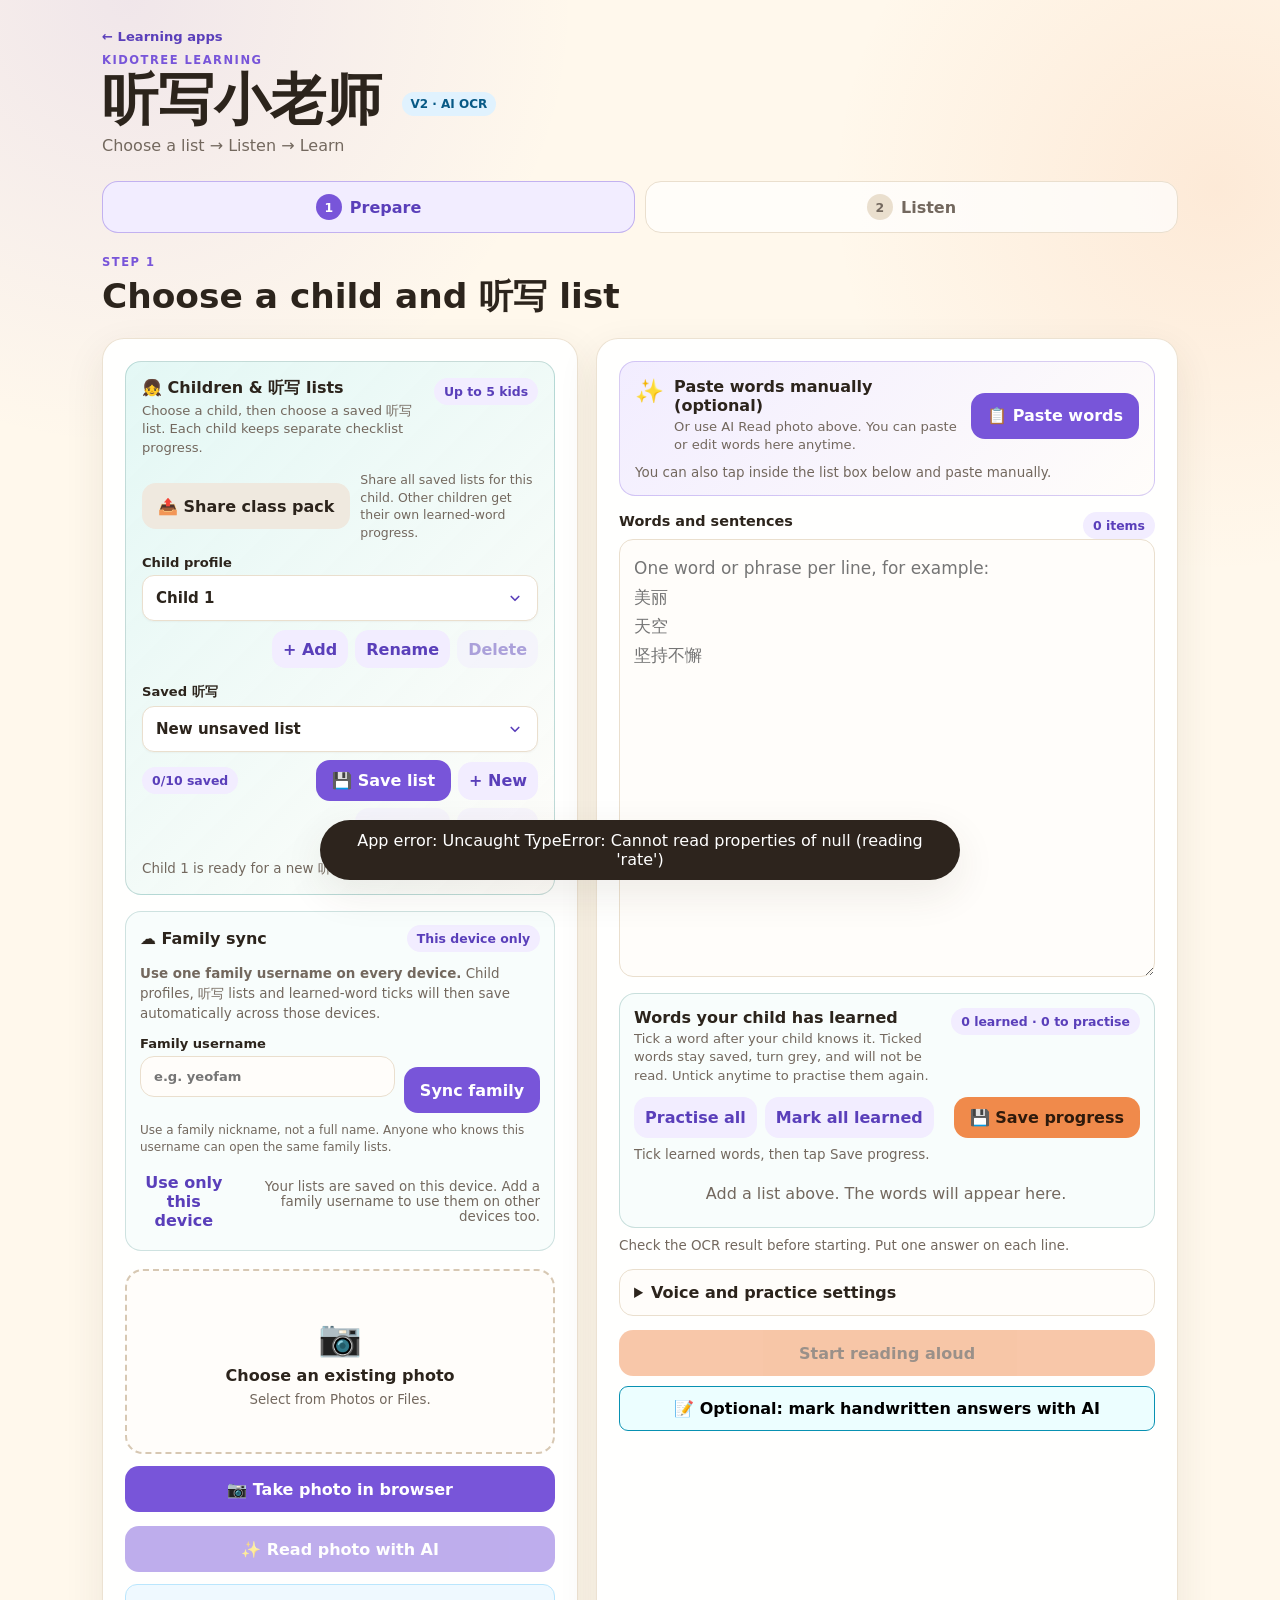
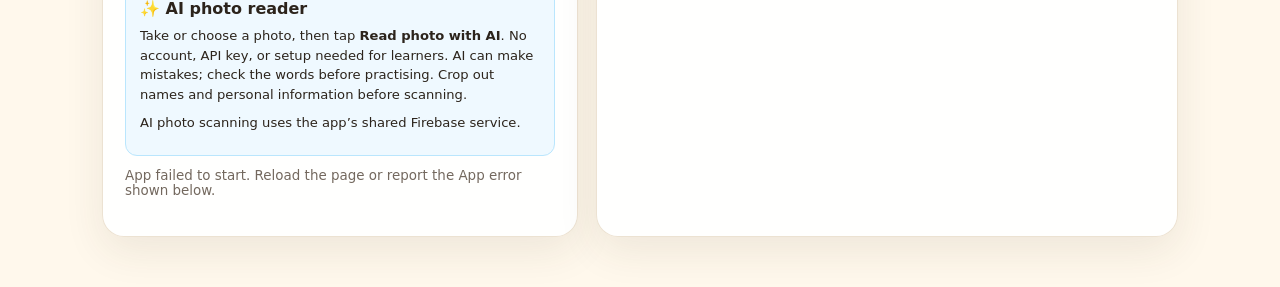
<file: tingxie-v2/index.html>
<!doctype html>
<html lang="en">
<head>
  <meta charset="utf-8">
  <meta name="viewport" content="width=device-width, initial-scale=1, viewport-fit=cover">
  <meta name="theme-color" content="#fff8ec">
  <meta name="description" content="A private, browser-based Chinese 听写 practice and reading app.">
  <title>听写小老师 V2 · AI OCR</title>
  <link rel="manifest" href="manifest.webmanifest">
  <link rel="icon" href="icon.svg" type="image/svg+xml">
  <link rel="apple-touch-icon" href="icon.svg">
  <link rel="stylesheet" href="styles.css?v=20260719-5">
  <style>.v2-marker{display:inline-block;font:700 12px system-ui;color:#075985;background:#e0f2fe;padding:5px 9px;border-radius:99px;vertical-align:middle}.ai2box{margin:12px 0;padding:14px;background:#eff9ff;border:1px solid #bae6fd;border-radius:12px}.ai2box summary{cursor:pointer;font-weight:700}.ai2box label{display:block;margin:9px 0 5px;font-weight:650;font-size:.85rem}.ai2box p{font-size:.82rem;line-height:1.5;margin:8px 0}.ai2mark{display:block;width:100%;padding:12px;margin-top:10px;border:1px solid #0891b2;border-radius:9px;background:#ecfeff;font-weight:700}.ai2box .checkrow{font-weight:400}</style>
</head>
<body>
  <header class="app-header">
    <div>
      <p class="eyebrow">KidoTree Learning</p>
      <h1>听写小老师 <span class="v2-marker">V2 · AI OCR</span></h1>
      <p class="subtitle">Upload → Listen → Write → Mark → Retry</p>
    </div>
    <button id="installButton" class="ghost-button hidden" type="button">Install</button>
  </header>

  <main class="app-shell">
    <nav class="stepper" aria-label="Practice steps">
      <button class="step active" data-step="setup" type="button"><span>1</span>Prepare</button>
      <button class="step" data-step="dictation" type="button"><span>2</span>听写</button>
      <button class="step" data-step="marking" type="button"><span>3</span>Mark</button>
      <button class="step" data-step="review" type="button"><span>4</span>Learn</button>
    </nav>

    <section id="setupPanel" class="panel active" aria-labelledby="setupTitle">
      <div class="panel-heading">
        <div>
          <p class="section-kicker">Step 1</p>
          <h2 id="setupTitle">Prepare the spelling list</h2>
        </div>
        <button id="loadLastButton" class="text-button" type="button">Load last list</button>
      </div>

      <div class="two-column">
        <div class="card">
          <!-- Kept only for legacy storage compatibility. Child selection now lives in Child Memory. -->
          <label class="field-label hidden" for="profileName" hidden>Child</label>
          <input id="profileName" class="text-input hidden" type="text" maxlength="30" placeholder="e.g. Kate" autocomplete="off" hidden>

          <label class="upload-zone" for="sourceImage">
            <input id="sourceImage" type="file" accept="image/*" capture="environment">
            <span class="upload-icon">📷</span>
            <strong>Take or choose the 听写 list photo</strong>
            <small>AI reads your photo using the app’s shared service. No setup needed.</small>
          </label>
          <img id="sourcePreview" class="image-preview hidden" alt="Preview of the spelling list">

          <button id="scanSourceButton" class="primary-button full-width" type="button" disabled>
            Read words from photo
          </button>
          <p id="appReadyStatus" class="help-text" role="status" aria-live="polite">App loading…</p>
          <div id="sourceProgress" class="progress-block hidden" aria-live="polite">
            <div class="progress-track"><div id="sourceProgressBar" class="progress-bar"></div></div>
            <p id="sourceProgressText">Preparing OCR…</p>
          </div>
        </div>

        <div class="card">
          <div class="field-row">
            <label class="field-label" for="wordList">Words or phrases</label>
            <span id="wordCount" class="pill">0 items</span>
          </div>
          <textarea id="wordList" class="word-list" rows="14" placeholder="One word or phrase per line, for example:&#10;美丽&#10;天空&#10;坚持不懈"></textarea>
          <p class="help-text">Check the OCR result before starting. Put one answer on each line.</p>

          <details class="settings-box">
            <summary>Voice and practice settings</summary>
            <div class="settings-grid">
              <label>
                Mandarin voice
                <select id="voiceSelect" class="select-input"></select>
              </label>
              <label>
                Speaking speed
                <select id="rateSelect" class="select-input">
                  <option value="0.65">Slow</option>
                  <option value="0.82" selected>Normal</option>
                  <option value="1">Fast</option>
                </select>
              </label>
              <label>
                Repeat each item
                <select id="repeatSelect" class="select-input">
                  <option value="1" selected>Once</option>
                  <option value="2">Twice</option>
                  <option value="3">Three times</option>
                </select>
              </label>
              <label>
                “Next” command language
                <select id="commandLanguage" class="select-input">
                  <option value="en-SG" selected>English</option>
                  <option value="zh-CN">中文</option>
                </select>
              </label>
            </div>
          </details>

          <button id="startDictationButton" class="accent-button full-width" type="button" disabled>Start 听写</button>
        </div>
      </div>
    </section>

    <section id="dictationPanel" class="panel" aria-labelledby="dictationTitle">
      <div class="panel-heading compact">
        <div>
          <p class="section-kicker">Step 2</p>
          <h2 id="dictationTitle">Listen and write</h2>
        </div>
        <button id="exitDictationButton" class="text-button" type="button">Back to list</button>
      </div>

      <div class="dictation-card">
        <div class="session-meta">
          <span id="sessionLabel" class="pill">Full list</span>
          <span id="dictationProgressText">1 of 1</span>
        </div>
        <div class="progress-track large"><div id="dictationProgressBar" class="progress-bar"></div></div>

        <div class="hidden-word" aria-label="The current spelling word is hidden">
          <span>听</span>
          <strong id="itemNumber">第 1 题</strong>
          <p>The word is hidden. Listen and write it down.</p>
        </div>

        <div id="voiceStatus" class="voice-status" aria-live="polite">
          <span class="status-dot"></span>
          <span>Tap “Enable voice next” to allow the microphone.</span>
        </div>
        <p id="heardCommand" class="heard-command" aria-live="polite"></p>

        <div class="control-grid">
          <button id="previousButton" class="secondary-button" type="button">← Previous</button>
          <button id="speakButton" class="primary-button speak-button" type="button">🔊 Say again</button>
          <button id="nextButton" class="accent-button" type="button">Next →</button>
        </div>
        <button id="voiceNextButton" class="ghost-button full-width" type="button">🎤 Enable voice “next”</button>

        <p class="command-hint">After the word is spoken, say <strong>“next”</strong>. You can also say “again,” “previous,” or “stop.”</p>
      </div>
    </section>

    <section id="markingPanel" class="panel" aria-labelledby="markingTitle">
      <div class="panel-heading compact">
        <div>
          <p class="section-kicker">Step 3</p>
          <h2 id="markingTitle">Mark the completed 听写</h2>
        </div>
        <button id="skipOcrButton" class="text-button" type="button">Enter answers manually</button>
      </div>

      <div class="two-column marking-layout">
        <div class="card">
          <label class="upload-zone" for="answerImage">
            <input id="answerImage" type="file" accept="image/*" capture="environment">
            <span class="upload-icon">📝</span>
            <strong>Take or choose the completed work</strong>
            <small>Bright, straight photos improve recognition.</small>
          </label>
          <img id="answerPreview" class="image-preview hidden" alt="Preview of completed spelling work">
          <button id="scanAnswerButton" class="primary-button full-width" type="button" disabled>Read handwritten answers</button>
          <div id="answerProgress" class="progress-block hidden" aria-live="polite">
            <div class="progress-track"><div id="answerProgressBar" class="progress-bar"></div></div>
            <p id="answerProgressText">Preparing OCR…</p>
          </div>
          <div class="notice warning">
            <strong>Handwriting check needed</strong>
            <p>AI OCR can misread handwritten Chinese. Rows marked “Check” are not counted wrong until you confirm them.</p>
          </div>
        </div>

        <div class="card">
          <div class="field-row">
            <label class="field-label" for="answerText">Detected answers</label>
            <button id="compareButton" class="small-button" type="button">Compare again</button>
          </div>
          <textarea id="answerText" class="word-list compact-list" rows="10" placeholder="One written answer per line"></textarea>
          <div id="markSummary" class="mark-summary hidden"></div>
        </div>
      </div>

      <div id="markingTableWrap" class="results-card hidden">
        <div class="results-heading">
          <div>
            <h3>Marking results</h3>
            <p>Tap a status to correct the OCR or your marking.</p>
          </div>
          <div id="scoreBadge" class="score-badge">0 / 0</div>
        </div>
        <div id="markingRows" class="marking-rows"></div>
        <button id="saveMarkingButton" class="accent-button full-width" type="button">Save mistakes and learn them</button>
      </div>
    </section>

    <section id="reviewPanel" class="panel" aria-labelledby="reviewTitle">
      <div class="panel-heading compact">
        <div>
          <p class="section-kicker">Step 4</p>
          <h2 id="reviewTitle">Learn the wrong or missing words</h2>
        </div>
        <span id="mistakeCount" class="pill">0 items</span>
      </div>

      <div id="perfectCard" class="celebration-card hidden">
        <div class="celebration-icon">🎉</div>
        <h3>Perfect score!</h3>
        <p>No wrong or missing words were recorded.</p>
      </div>

      <div id="mistakeCards" class="mistake-grid"></div>

      <div class="review-actions">
        <button id="retestButton" class="accent-button" type="button">Retest mistakes only</button>
        <button id="newListButton" class="secondary-button" type="button">Start a new list</button>
      </div>

      <details class="history-card">
        <summary>Recent practice history</summary>
        <div id="historyList" class="history-list"></div>
      </details>
    </section>
  </main>

  <div id="toast" class="toast" role="status" aria-live="polite"></div>

  <!-- Isolated V2 with Gemini AI OCR; all V1 files remain unchanged. -->
  <script src="storage-v2.js?v=1"></script>
  <script src="boot.js?v=20260802-3&cp=20260809-1&ui=20260809-4&voice=20260809-1&ux=20260810-1&share=20260810-3"></script>
  <script src="app-core.js?v=20260719-5"></script>
  <script src="ai-config.js?v=3"></script>
  <script src="app-ocr.js?v=20260719-5"></script>
  <script src="app-camera.js?v=20260719-5"></script>
  <script src="app-dictation.js?v=20260719-5"></script>
  <script src="app-marking.js?v=20260719-5"></script>
  <script src="app-init.js?v=20260719-5"></script>
  <script src="app-reader-mode.js?v=20260802-1"></script>
  <script>
    (() => {
      const status = document.getElementById('appReadyStatus');
      if (!status) return;
      if (document.documentElement.dataset.tingxieEventsBound === 'true') {
        status.textContent = 'V2 ready. Take a photo and tap Read with AI.';
        status.dataset.ready = 'true';
      } else {
        status.textContent = 'App failed to start. Reload the page or report the App error shown below.';
        status.dataset.ready = 'false';
      }
    })();
  </script>
</body>
</html>
</file>
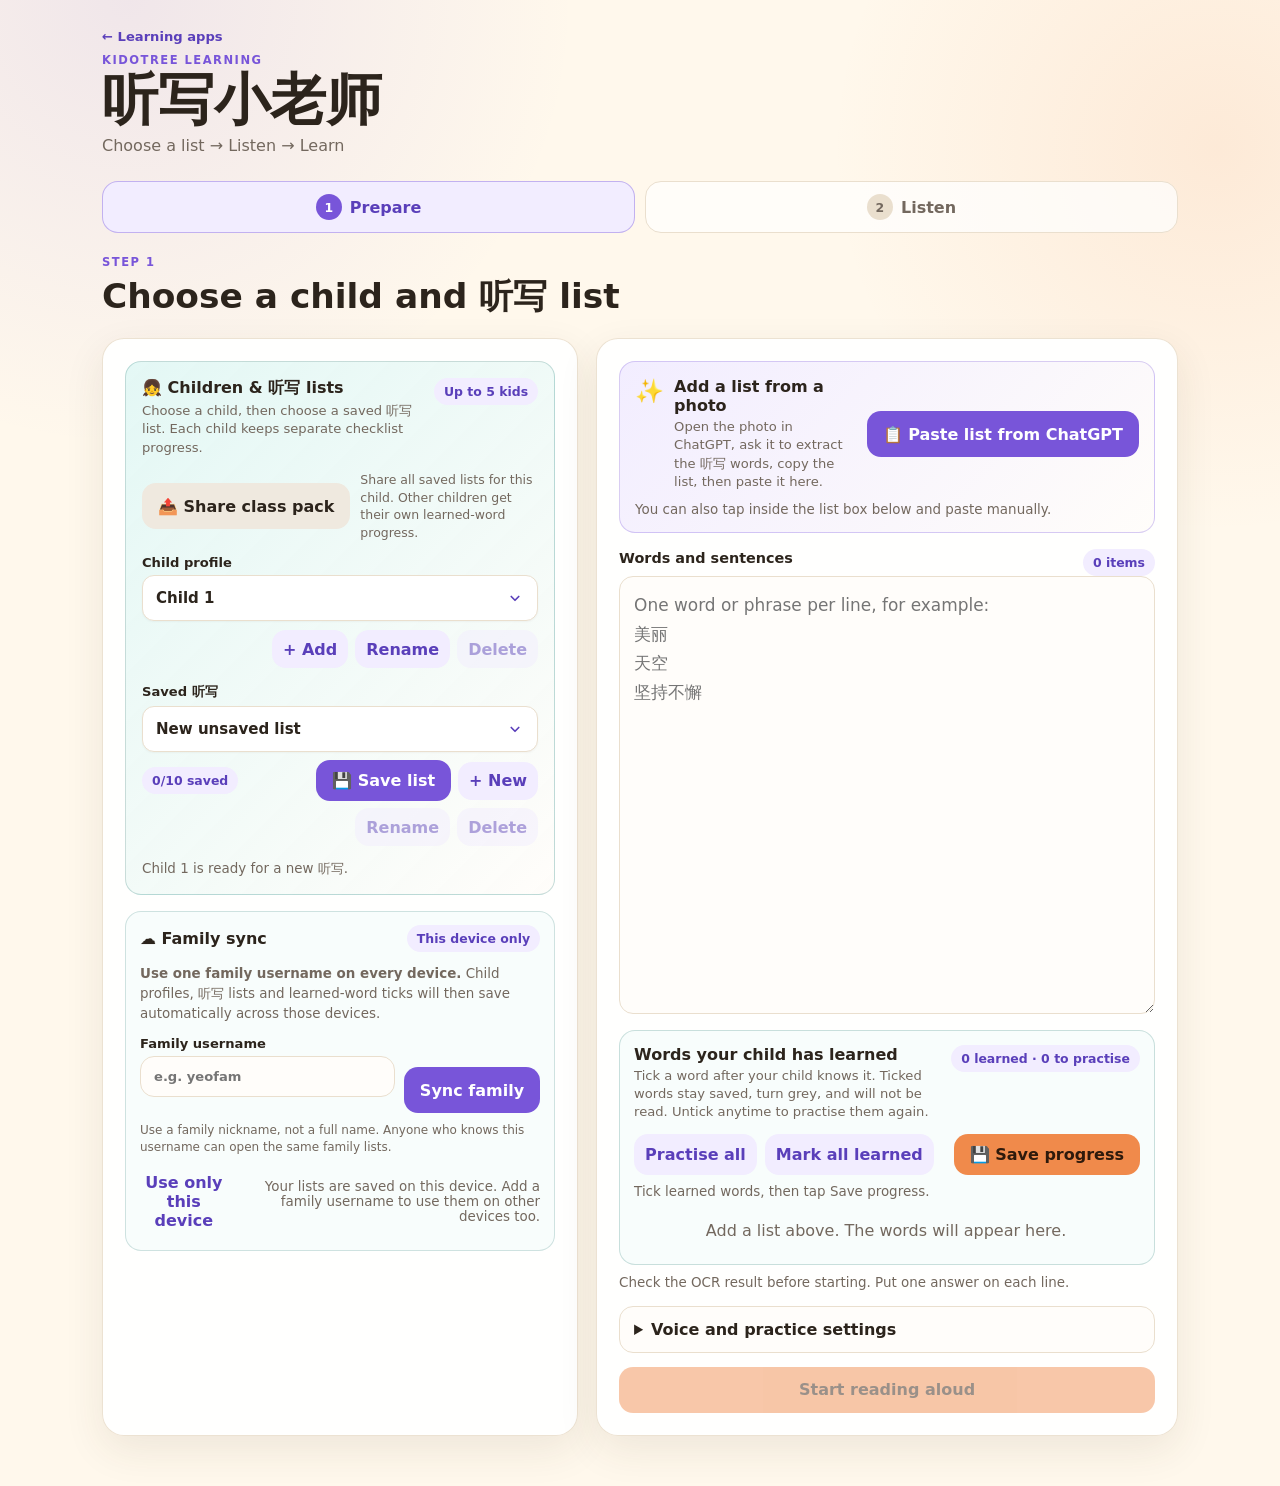
<file: tingxie/index.html>
<!doctype html>
<html lang="en">
<head>
  <meta charset="utf-8">
  <meta name="viewport" content="width=device-width, initial-scale=1, viewport-fit=cover">
  <meta name="theme-color" content="#fff8ec">
  <meta name="description" content="A private, browser-based Chinese 听写 practice and reading app.">
  <title>听写小老师 · Ting Xie</title>
  <link rel="manifest" href="manifest.webmanifest">
  <link rel="icon" href="icon.svg" type="image/svg+xml">
  <link rel="apple-touch-icon" href="icon.svg">
  <link rel="stylesheet" href="styles.css?v=20260719-5">
</head>
<body>
  <header class="app-header">
    <div>
      <p class="eyebrow">KidoTree Learning</p>
      <h1>听写小老师</h1>
      <p class="subtitle">Upload → Listen → Write → Mark → Retry</p>
    </div>
    <button id="installButton" class="ghost-button hidden" type="button">Install</button>
  </header>

  <main class="app-shell">
    <nav class="stepper" aria-label="Practice steps">
      <button class="step active" data-step="setup" type="button"><span>1</span>Prepare</button>
      <button class="step" data-step="dictation" type="button"><span>2</span>听写</button>
      <button class="step" data-step="marking" type="button"><span>3</span>Mark</button>
      <button class="step" data-step="review" type="button"><span>4</span>Learn</button>
    </nav>

    <section id="setupPanel" class="panel active" aria-labelledby="setupTitle">
      <div class="panel-heading">
        <div>
          <p class="section-kicker">Step 1</p>
          <h2 id="setupTitle">Prepare the spelling list</h2>
        </div>
        <button id="loadLastButton" class="text-button" type="button">Load last list</button>
      </div>

      <div class="two-column">
        <div class="card">
          <!-- Kept only for legacy storage compatibility. Child selection now lives in Child Memory. -->
          <label class="field-label hidden" for="profileName" hidden>Child</label>
          <input id="profileName" class="text-input hidden" type="text" maxlength="30" placeholder="e.g. Kate" autocomplete="off" hidden>

          <label class="upload-zone" for="sourceImage">
            <input id="sourceImage" type="file" accept="image/*" capture="environment">
            <span class="upload-icon">📷</span>
            <strong>Take or choose the 听写 list photo</strong>
            <small>The image stays in this browser.</small>
          </label>
          <img id="sourcePreview" class="image-preview hidden" alt="Preview of the spelling list">

          <button id="scanSourceButton" class="primary-button full-width" type="button" disabled>
            Read words from photo
          </button>
          <p id="appReadyStatus" class="help-text" role="status" aria-live="polite">App loading…</p>
          <div id="sourceProgress" class="progress-block hidden" aria-live="polite">
            <div class="progress-track"><div id="sourceProgressBar" class="progress-bar"></div></div>
            <p id="sourceProgressText">Preparing OCR…</p>
          </div>
        </div>

        <div class="card">
          <div class="field-row">
            <label class="field-label" for="wordList">Words or phrases</label>
            <span id="wordCount" class="pill">0 items</span>
          </div>
          <textarea id="wordList" class="word-list" rows="14" placeholder="One word or phrase per line, for example:&#10;美丽&#10;天空&#10;坚持不懈"></textarea>
          <p class="help-text">Check the OCR result before starting. Put one answer on each line.</p>

          <details class="settings-box">
            <summary>Voice and practice settings</summary>
            <div class="settings-grid">
              <label>
                Mandarin voice
                <select id="voiceSelect" class="select-input"></select>
              </label>
              <label>
                Speaking speed
                <select id="rateSelect" class="select-input">
                  <option value="0.65">Slow</option>
                  <option value="0.82" selected>Normal</option>
                  <option value="1">Fast</option>
                </select>
              </label>
              <label>
                Repeat each item
                <select id="repeatSelect" class="select-input">
                  <option value="1" selected>Once</option>
                  <option value="2">Twice</option>
                  <option value="3">Three times</option>
                </select>
              </label>
              <label>
                “Next” command language
                <select id="commandLanguage" class="select-input">
                  <option value="en-SG" selected>English</option>
                  <option value="zh-CN">中文</option>
                </select>
              </label>
            </div>
          </details>

          <button id="startDictationButton" class="accent-button full-width" type="button" disabled>Start 听写</button>
        </div>
      </div>
    </section>

    <section id="dictationPanel" class="panel" aria-labelledby="dictationTitle">
      <div class="panel-heading compact">
        <div>
          <p class="section-kicker">Step 2</p>
          <h2 id="dictationTitle">Listen and write</h2>
        </div>
        <button id="exitDictationButton" class="text-button" type="button">Back to list</button>
      </div>

      <div class="dictation-card">
        <div class="session-meta">
          <span id="sessionLabel" class="pill">Full list</span>
          <span id="dictationProgressText">1 of 1</span>
        </div>
        <div class="progress-track large"><div id="dictationProgressBar" class="progress-bar"></div></div>

        <div class="hidden-word" aria-label="The current spelling word is hidden">
          <span>听</span>
          <strong id="itemNumber">第 1 题</strong>
          <p>The word is hidden. Listen and write it down.</p>
        </div>

        <div id="voiceStatus" class="voice-status" aria-live="polite">
          <span class="status-dot"></span>
          <span>Tap “Enable voice next” to allow the microphone.</span>
        </div>
        <p id="heardCommand" class="heard-command" aria-live="polite"></p>

        <div class="control-grid">
          <button id="previousButton" class="secondary-button" type="button">← Previous</button>
          <button id="speakButton" class="primary-button speak-button" type="button">🔊 Say again</button>
          <button id="nextButton" class="accent-button" type="button">Next →</button>
        </div>
        <button id="voiceNextButton" class="ghost-button full-width" type="button">🎤 Enable voice “next”</button>

        <p class="command-hint">After the word is spoken, say <strong>“next”</strong>. You can also say “again,” “previous,” or “stop.”</p>
      </div>
    </section>

    <section id="markingPanel" class="panel" aria-labelledby="markingTitle">
      <div class="panel-heading compact">
        <div>
          <p class="section-kicker">Step 3</p>
          <h2 id="markingTitle">Mark the completed 听写</h2>
        </div>
        <button id="skipOcrButton" class="text-button" type="button">Enter answers manually</button>
      </div>

      <div class="two-column marking-layout">
        <div class="card">
          <label class="upload-zone" for="answerImage">
            <input id="answerImage" type="file" accept="image/*" capture="environment">
            <span class="upload-icon">📝</span>
            <strong>Take or choose the completed work</strong>
            <small>Bright, straight photos improve recognition.</small>
          </label>
          <img id="answerPreview" class="image-preview hidden" alt="Preview of completed spelling work">
          <button id="scanAnswerButton" class="primary-button full-width" type="button" disabled>Read handwritten answers</button>
          <div id="answerProgress" class="progress-block hidden" aria-live="polite">
            <div class="progress-track"><div id="answerProgressBar" class="progress-bar"></div></div>
            <p id="answerProgressText">Preparing OCR…</p>
          </div>
          <div class="notice warning">
            <strong>Handwriting check needed</strong>
            <p>Browser OCR can misread handwritten Chinese. Rows marked “Check” are not counted wrong until you confirm them.</p>
          </div>
        </div>

        <div class="card">
          <div class="field-row">
            <label class="field-label" for="answerText">Detected answers</label>
            <button id="compareButton" class="small-button" type="button">Compare again</button>
          </div>
          <textarea id="answerText" class="word-list compact-list" rows="10" placeholder="One written answer per line"></textarea>
          <div id="markSummary" class="mark-summary hidden"></div>
        </div>
      </div>

      <div id="markingTableWrap" class="results-card hidden">
        <div class="results-heading">
          <div>
            <h3>Marking results</h3>
            <p>Tap a status to correct the OCR or your marking.</p>
          </div>
          <div id="scoreBadge" class="score-badge">0 / 0</div>
        </div>
        <div id="markingRows" class="marking-rows"></div>
        <button id="saveMarkingButton" class="accent-button full-width" type="button">Save mistakes and learn them</button>
      </div>
    </section>

    <section id="reviewPanel" class="panel" aria-labelledby="reviewTitle">
      <div class="panel-heading compact">
        <div>
          <p class="section-kicker">Step 4</p>
          <h2 id="reviewTitle">Learn the wrong or missing words</h2>
        </div>
        <span id="mistakeCount" class="pill">0 items</span>
      </div>

      <div id="perfectCard" class="celebration-card hidden">
        <div class="celebration-icon">🎉</div>
        <h3>Perfect score!</h3>
        <p>No wrong or missing words were recorded.</p>
      </div>

      <div id="mistakeCards" class="mistake-grid"></div>

      <div class="review-actions">
        <button id="retestButton" class="accent-button" type="button">Retest mistakes only</button>
        <button id="newListButton" class="secondary-button" type="button">Start a new list</button>
      </div>

      <details class="history-card">
        <summary>Recent practice history</summary>
        <div id="historyList" class="history-list"></div>
      </details>
    </section>
  </main>

  <div id="toast" class="toast" role="status" aria-live="polite"></div>

  <!-- Core scripts stay same-origin. Browser OCR is retired from the normal
       user flow; OCR files remain only for legacy regression coverage. -->
  <script src="boot.js?v=20260802-3&cp=20260809-1&ui=20260809-4&voice=20260809-1&ux=20260810-1&share=20260810-3"></script>
  <script src="app-core.js?v=20260719-5"></script>
  <script src="app-ocr.js?v=20260719-5"></script>
  <script src="app-camera.js?v=20260719-5"></script>
  <script src="app-dictation.js?v=20260719-5"></script>
  <script src="app-marking.js?v=20260719-5"></script>
  <script src="app-init.js?v=20260719-5"></script>
  <script src="app-reader-mode.js?v=20260802-1"></script>
  <script>
    (() => {
      const status = document.getElementById('appReadyStatus');
      if (!status) return;
      if (document.documentElement.dataset.tingxieEventsBound === 'true') {
        status.textContent = 'App ready. Choose or take a photo.';
        status.dataset.ready = 'true';
      } else {
        status.textContent = 'App failed to start. Reload the page or report the App error shown below.';
        status.dataset.ready = 'false';
      }
    })();
  </script>
</body>
</html>
</file>
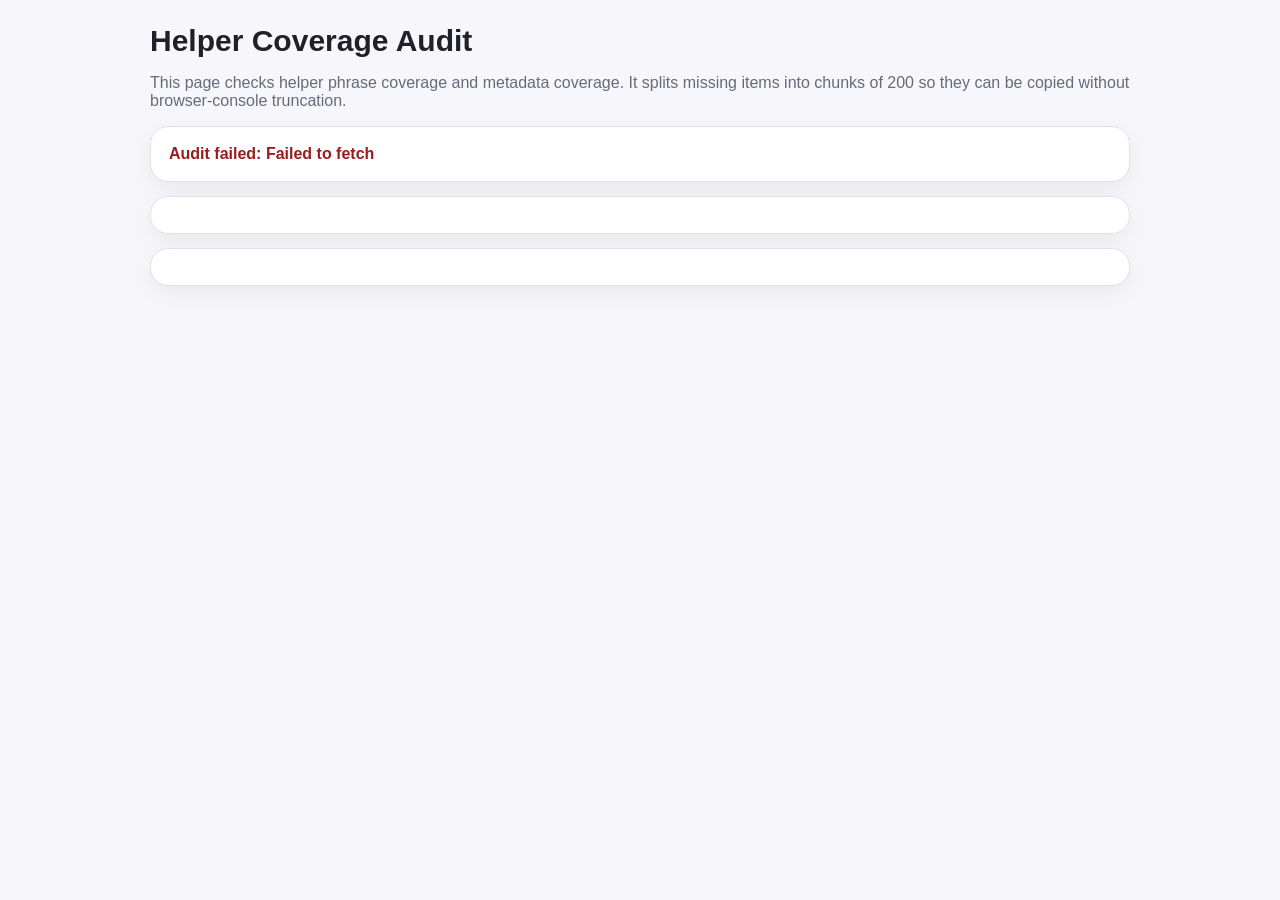
<file: audit.html>
<!doctype html>
<html lang="en">
<head>
<meta charset="utf-8">
<meta name="viewport" content="width=device-width,initial-scale=1">
<title>Helper Coverage Audit</title>
<style>
body{font-family:Arial,"Noto Sans SC","Microsoft YaHei",sans-serif;background:#f7f7fb;color:#202126;margin:0;padding:24px}main{max-width:980px;margin:0 auto}.panel{background:#fff;border:1px solid #dfe1e8;border-radius:18px;padding:18px;margin:14px 0;box-shadow:0 8px 24px rgba(0,0,0,.06)}h1{margin:0 0 8px;font-size:30px}.muted{color:#656b78}.stats{display:grid;grid-template-columns:repeat(auto-fit,minmax(180px,1fr));gap:10px}.stat{background:#fafafa;border:1px solid #dfe1e8;border-radius:14px;padding:12px}.stat b{display:block;font-size:28px}button{border:0;background:#3159df;color:#fff;border-radius:12px;padding:10px 14px;font-weight:700;cursor:pointer;margin:6px 6px 6px 0}button.secondary{background:#fff;color:#202126;border:1px solid #dfe1e8}.chunk{border:1px solid #dfe1e8;border-radius:14px;padding:12px;margin:12px 0;background:#fff}textarea{width:100%;min-height:110px;border:1px solid #dfe1e8;border-radius:12px;padding:10px;font-family:Consolas,monospace;font-size:14px}.ok{color:#17642b;font-weight:700}.bad{color:#9b1c1c;font-weight:700}.warn{color:#9a5b00;font-weight:700}.status{font-weight:700}</style>
</head>
<body>
<main>
  <h1>Helper Coverage Audit</h1>
  <p class="muted">This page checks helper phrase coverage and metadata coverage. It splits missing items into chunks of 200 so they can be copied without browser-console truncation.</p>
  <section class="panel">
    <div id="status" class="status">Loading audit...</div>
    <div id="stats" class="stats"></div>
    <div id="actions"></div>
  </section>
  <section id="chunks" class="panel"></section>
  <section id="metadataChunks" class="panel"></section>
</main>
<script>
const DATA_URL='https://raw.githubusercontent.com/edyeo82/chineseflashcard/f8373730fbbb589cc50efa19cd54b736fdf697f6/index.html';
const HELPER_URLS=['hcl-words/helpers.json','hcl-words/helpers-extra.json','hcl-words/helpers-coverage.json'];
const $=id=>document.getElementById(id);
function chineseChars(s){return Array.from(String(s).matchAll(/[\u3400-\u9FFF]/g)).map(m=>m[0]);}
function q(arr){return '['+arr.map(ch=>`'${String(ch).replace(/'/g,"\\'")}'`).join(', ')+']';}
function jq(arr){return JSON.stringify(arr,null,2);}
async function copyText(text,btn){await navigator.clipboard.writeText(text);const old=btn.textContent;btn.textContent='Copied';setTimeout(()=>btn.textContent=old,900);}
async function loadJson(url){const res=await fetch(url,{cache:'no-store'});if(!res.ok)throw new Error(`${url}: ${res.status}`);return res.json();}
function chunkify(arr,size=200){const chunks=[];for(let i=0;i<arr.length;i+=size)chunks.push(arr.slice(i,i+size));return chunks;}
async function run(){
  const html=await fetch(DATA_URL,{cache:'no-store'}).then(r=>r.text());
  const marker='const flashcardData = ';
  const start=html.indexOf(marker);
  const after=html.slice(start+marker.length);
  const end=after.indexOf('};');
  if(start<0||end<0)throw new Error('Could not parse flashcardData from source.');
  const sourceData=JSON.parse(after.slice(0,end+1));
  const source=[];
  Object.entries(sourceData).forEach(([level,lessons])=>Object.entries(lessons).forEach(([lesson,arr])=>arr.forEach(x=>source.push(String(x.char||'')))));
  const sourceChars=[...new Set(source.filter(Boolean))];
  let helpers=[];
  for(const url of HELPER_URLS){
    const arr=await loadJson(url);
    helpers=helpers.concat(arr.map(x=>({file:url,phrase:String((x&&x[0])||''),pinyin:String((x&&x[1])||''),meaning:String((x&&x[2])||'')})));
  }
  const helperPhrases=[...new Set(helpers.map(x=>x.phrase).filter(Boolean))];
  const covered=new Set(helperPhrases.flatMap(chineseChars));
  const missing=sourceChars.filter(ch=>!covered.has(ch));
  const missingPinyin=helpers.filter(x=>x.phrase&&!x.pinyin.trim()).map(x=>x.phrase);
  const missingMeaning=helpers.filter(x=>x.phrase&&!x.meaning.trim()).map(x=>x.phrase);
  const missingBoth=helpers.filter(x=>x.phrase&&(!x.pinyin.trim()||!x.meaning.trim())).map(x=>[x.phrase,x.pinyin,x.meaning]);
  window.__helperAudit={sourceCharacters:sourceChars.length,helperPhrases:helperPhrases.length,helperCovered:covered.size,missing,missingPinyin,missingMeaning,missingBoth};
  const phraseStatus=missing.length?`<span class="bad">Missing helper phrases: ${missing.length}</span>`:`<span class="ok">Phrase coverage: 100%. missing: []</span>`;
  const metaStatus=missingBoth.length?`<span class="warn">Missing metadata entries: ${missingBoth.length}</span>`:`<span class="ok">Metadata coverage: 100%.</span>`;
  $('status').innerHTML=phraseStatus+'<br>'+metaStatus;
  $('stats').innerHTML=`
    <div class="stat"><b>${sourceChars.length}</b><span>source characters</span></div>
    <div class="stat"><b>${helperPhrases.length}</b><span>helper phrases loaded</span></div>
    <div class="stat"><b>${covered.size}</b><span>unique helper characters</span></div>
    <div class="stat"><b>${missing.length}</b><span>missing source characters</span></div>
    <div class="stat"><b>${missingPinyin.length}</b><span>helpers missing pinyin</span></div>
    <div class="stat"><b>${missingMeaning.length}</b><span>helpers missing English</span></div>`;
  $('actions').innerHTML=`<button id="copyAll">Copy all missing characters</button><button id="copyJson" class="secondary">Copy JSON.stringify(missing)</button><button id="copyMeta" class="secondary">Copy all missing metadata phrases</button><button id="copyMetaPrompt" class="secondary">Copy metadata-generation prompt</button>`;
  $('copyAll').onclick=e=>copyText(q(missing),e.target);
  $('copyJson').onclick=e=>copyText(JSON.stringify(missing),e.target);
  $('copyMeta').onclick=e=>copyText(jq(missingBoth),e.target);
  $('copyMetaPrompt').onclick=e=>copyText('Add hanyu pinyin and short English meanings for these Chinese helper phrases. Output JSON entries only in the format ["phrase", "pinyin", "English meaning"]. Keep meanings simple for Singapore primary-school students. Phrases: '+jq(missingBoth.map(x=>x[0])),e.target);
  const chunks=chunkify(missing,200);
  $('chunks').innerHTML='<h2>Missing helper character chunks</h2>'+(!chunks.length?'<p class="ok">No missing characters.</p>':chunks.map((chunk,i)=>`<div class="chunk"><h3>Chunk ${i+1} of ${chunks.length} (${chunk.length})</h3><button data-i="${i}">Copy chunk ${i+1}</button><textarea readonly>${q(chunk)}</textarea></div>`).join(''));
  $('chunks').querySelectorAll('button[data-i]').forEach(btn=>btn.onclick=e=>copyText(q(chunks[Number(btn.dataset.i)]),e.target));
  const metaChunks=chunkify(missingBoth,200);
  $('metadataChunks').innerHTML='<h2>Missing metadata chunks</h2>'+(!metaChunks.length?'<p class="ok">No missing metadata.</p>':metaChunks.map((chunk,i)=>`<div class="chunk"><h3>Metadata chunk ${i+1} of ${metaChunks.length} (${chunk.length})</h3><button data-mi="${i}">Copy metadata chunk ${i+1}</button><textarea readonly>${jq(chunk)}</textarea></div>`).join(''));
  $('metadataChunks').querySelectorAll('button[data-mi]').forEach(btn=>btn.onclick=e=>copyText(jq(metaChunks[Number(btn.dataset.mi)]),e.target));
  console.log('Helper coverage audit', window.__helperAudit);
}
run().catch(err=>{$('status').innerHTML='<span class="bad">Audit failed: '+String(err.message||err)+'</span>';console.error(err);});
</script>
</body>
</html>
</file>
<file: tingxie-v2/styles.css>
:root {
  color-scheme: light;
  --paper: #fff8ec;
  --surface: #ffffff;
  --ink: #2c241c;
  --muted: #73685e;
  --line: #eadfce;
  --primary: #7855d9;
  --primary-dark: #5a3fba;
  --accent: #f08a4b;
  --accent-dark: #d36e31;
  --soft-purple: #f2edff;
  --soft-orange: #fff0e3;
  --good: #287a52;
  --good-soft: #e8f6ef;
  --bad: #bd3f49;
  --bad-soft: #fff0f1;
  --review: #936b16;
  --review-soft: #fff8db;
  --shadow: 0 14px 40px rgba(72, 52, 35, 0.09);
  --radius: 22px;
}

* { box-sizing: border-box; }

html { min-height: 100%; background: var(--paper); }

body {
  margin: 0;
  min-height: 100vh;
  font-family: ui-rounded, "SF Pro Rounded", "PingFang SC", "Microsoft YaHei", system-ui, -apple-system, BlinkMacSystemFont, "Segoe UI", sans-serif;
  color: var(--ink);
  background:
    radial-gradient(circle at 10% 0%, rgba(120, 85, 217, .11), transparent 28rem),
    radial-gradient(circle at 95% 10%, rgba(240, 138, 75, .13), transparent 24rem),
    var(--paper);
}

button, input, textarea, select { font: inherit; }
button { cursor: pointer; }
button:disabled { cursor: not-allowed; opacity: .48; }

.app-header {
  max-width: 1120px;
  margin: 0 auto;
  padding: max(26px, env(safe-area-inset-top)) 22px 18px;
  display: flex;
  justify-content: space-between;
  align-items: center;
  gap: 20px;
}

.eyebrow, .section-kicker {
  margin: 0 0 5px;
  text-transform: uppercase;
  letter-spacing: .13em;
  font-size: .72rem;
  font-weight: 800;
  color: var(--primary);
}

h1 { margin: 0; font-size: clamp(2rem, 5vw, 3.5rem); line-height: 1; }
.subtitle { margin: 8px 0 0; color: var(--muted); }

.app-shell { max-width: 1120px; margin: 0 auto; padding: 0 22px 50px; }

.stepper {
  display: grid;
  grid-template-columns: repeat(4, 1fr);
  gap: 10px;
  margin: 8px 0 22px;
}

.step {
  border: 1px solid var(--line);
  border-radius: 16px;
  background: rgba(255,255,255,.72);
  padding: 12px 10px;
  color: var(--muted);
  font-weight: 800;
  display: flex;
  align-items: center;
  justify-content: center;
  gap: 8px;
}
.step span {
  width: 26px;
  height: 26px;
  display: inline-grid;
  place-items: center;
  border-radius: 50%;
  background: var(--line);
  font-size: .78rem;
}
.step.active { color: var(--primary-dark); border-color: rgba(120,85,217,.4); background: var(--soft-purple); }
.step.active span { color: white; background: var(--primary); }

.panel { display: none; }
.panel.active { display: block; animation: reveal .22s ease-out; }
@keyframes reveal { from { opacity: 0; transform: translateY(5px); } }

.panel-heading {
  display: flex;
  justify-content: space-between;
  align-items: flex-end;
  gap: 16px;
  margin-bottom: 18px;
}
.panel-heading.compact { align-items: center; }
h2 { margin: 0; font-size: clamp(1.45rem, 3vw, 2.15rem); }
h3 { margin: 0; }

.two-column { display: grid; grid-template-columns: minmax(0, .9fr) minmax(0, 1.1fr); gap: 18px; }
.card, .results-card, .dictation-card, .history-card {
  background: rgba(255,255,255,.94);
  border: 1px solid rgba(234,223,206,.9);
  box-shadow: var(--shadow);
  border-radius: var(--radius);
  padding: 22px;
}

.field-label { display: block; font-size: .9rem; font-weight: 800; margin-bottom: 8px; }
.field-row { display: flex; align-items: center; justify-content: space-between; gap: 12px; }
.text-input, .word-list, .select-input {
  width: 100%;
  border: 1px solid var(--line);
  border-radius: 14px;
  background: #fffdfa;
  color: var(--ink);
  outline: none;
}
.text-input, .select-input { padding: 12px 13px; }
.text-input { margin-bottom: 16px; }
.word-list { min-height: 290px; padding: 14px; resize: vertical; line-height: 1.72; font-size: 1.06rem; }
.word-list.compact-list { min-height: 220px; }
.text-input:focus, .word-list:focus, .select-input:focus { border-color: var(--primary); box-shadow: 0 0 0 3px rgba(120,85,217,.12); }

.upload-zone {
  min-height: 185px;
  border: 2px dashed #d7c8b3;
  border-radius: 18px;
  background: #fffdfa;
  display: grid;
  place-items: center;
  align-content: center;
  gap: 7px;
  padding: 20px;
  text-align: center;
  transition: .18s ease;
}
.upload-zone:hover { border-color: var(--primary); background: var(--soft-purple); }
.upload-zone input { position: absolute; width: 1px; height: 1px; overflow: hidden; opacity: 0; }
.upload-icon { font-size: 2.2rem; }
.upload-zone small, .help-text { color: var(--muted); }
.help-text { font-size: .84rem; margin: 8px 0 16px; }
.image-preview { width: 100%; max-height: 310px; object-fit: contain; border-radius: 14px; margin: 14px 0; background: #f7f3ed; }

.primary-button, .accent-button, .secondary-button, .ghost-button, .small-button, .text-button {
  border: 0;
  border-radius: 14px;
  font-weight: 850;
  min-height: 46px;
  padding: 11px 16px;
}
.primary-button { background: var(--primary); color: white; }
.primary-button:hover { background: var(--primary-dark); }
.accent-button { background: var(--accent); color: #2e1a0c; }
.accent-button:hover { background: var(--accent-dark); color: white; }
.secondary-button { background: #efe9df; color: var(--ink); }
.ghost-button { background: transparent; border: 1px solid var(--line); color: var(--ink); }
.small-button { min-height: 34px; padding: 7px 11px; background: var(--soft-purple); color: var(--primary-dark); }
.text-button { min-height: auto; padding: 7px 0; background: transparent; color: var(--primary-dark); }
.full-width { width: 100%; margin-top: 14px; }

.pill { border-radius: 999px; background: var(--soft-purple); color: var(--primary-dark); padding: 6px 10px; font-size: .78rem; font-weight: 850; white-space: nowrap; }

.settings-box { border: 1px solid var(--line); border-radius: 14px; padding: 0 14px; background: #fffdfa; }
.settings-box summary { padding: 13px 0; font-weight: 800; cursor: pointer; }
.settings-grid { display: grid; grid-template-columns: 1fr 1fr; gap: 12px; padding: 0 0 15px; }
.settings-grid label { font-size: .82rem; font-weight: 750; color: var(--muted); }
.settings-grid select { display: block; margin-top: 6px; color: var(--ink); }

.progress-block { margin-top: 14px; }
.progress-track { height: 8px; border-radius: 999px; background: #eee7df; overflow: hidden; }
.progress-track.large { height: 11px; }
.progress-bar { height: 100%; width: 0; background: linear-gradient(90deg, var(--primary), var(--accent)); transition: width .25s ease; }
.progress-block p { margin: 7px 0 0; font-size: .82rem; color: var(--muted); }

.dictation-card { max-width: 760px; margin: 0 auto; padding: clamp(22px, 5vw, 40px); }
.session-meta { display: flex; justify-content: space-between; align-items: center; margin-bottom: 10px; font-weight: 750; color: var(--muted); }
.hidden-word { min-height: 260px; display: grid; place-items: center; align-content: center; text-align: center; }
.hidden-word > span { font-size: 5rem; line-height: 1; filter: drop-shadow(0 8px 12px rgba(120,85,217,.18)); }
.hidden-word strong { font-size: 1.55rem; margin-top: 13px; }
.hidden-word p { margin: 7px 0 0; color: var(--muted); }
.voice-status { border-radius: 14px; background: #f7f3ed; display: flex; align-items: center; gap: 9px; padding: 12px 14px; color: var(--muted); font-size: .9rem; }
.status-dot { width: 10px; height: 10px; border-radius: 50%; background: #b8ada1; flex: 0 0 auto; }
.voice-status.listening { background: var(--good-soft); color: var(--good); }
.voice-status.listening .status-dot { background: var(--good); animation: pulse 1.2s infinite; }
.voice-status.speaking { background: var(--soft-purple); color: var(--primary-dark); }
.voice-status.speaking .status-dot { background: var(--primary); }
.voice-status.error { background: var(--bad-soft); color: var(--bad); }
.voice-status.error .status-dot { background: var(--bad); }
@keyframes pulse { 50% { transform: scale(1.45); opacity: .55; } }
.heard-command { min-height: 24px; margin: 8px 2px 0; text-align: center; color: var(--muted); font-size: .88rem; }
.control-grid { display: grid; grid-template-columns: 1fr 1.4fr 1fr; gap: 10px; margin-top: 14px; }
.speak-button { min-height: 58px; }
.command-hint { margin: 12px 0 0; text-align: center; color: var(--muted); font-size: .84rem; }

.marking-layout { align-items: start; }
.notice { border-radius: 14px; padding: 13px 14px; margin-top: 14px; }
.notice p { margin: 4px 0 0; font-size: .84rem; line-height: 1.45; }
.notice.warning { background: var(--review-soft); color: #70500c; }
.mark-summary { margin-top: 12px; border-top: 1px solid var(--line); padding-top: 12px; color: var(--muted); font-size: .9rem; }
.results-card { margin-top: 18px; }
.results-heading { display: flex; align-items: center; justify-content: space-between; gap: 14px; margin-bottom: 14px; }
.results-heading p { margin: 4px 0 0; color: var(--muted); font-size: .86rem; }
.score-badge { min-width: 88px; padding: 10px 13px; text-align: center; border-radius: 999px; background: var(--good-soft); color: var(--good); font-weight: 900; }
.marking-rows { display: grid; gap: 10px; }
.mark-row {
  display: grid;
  grid-template-columns: 44px minmax(0, 1fr) minmax(0, 1fr) 138px;
  align-items: center;
  gap: 10px;
  border: 1px solid var(--line);
  border-radius: 15px;
  padding: 11px;
  background: #fffdfa;
}
.mark-row.correct { border-color: #b9dfcc; background: var(--good-soft); }
.mark-row.wrong, .mark-row.missing { border-color: #efc3c7; background: var(--bad-soft); }
.mark-row.review { border-color: #ead795; background: var(--review-soft); }
.row-number { font-weight: 850; color: var(--muted); text-align: center; }
.answer-cell small { display: block; color: var(--muted); font-size: .7rem; text-transform: uppercase; letter-spacing: .08em; margin-bottom: 2px; }
.answer-cell strong, .answer-edit { font-size: 1.13rem; }
.answer-edit { width: 100%; border: 1px solid transparent; border-radius: 9px; background: rgba(255,255,255,.66); padding: 6px 8px; }
.status-select { width: 100%; border: 1px solid var(--line); border-radius: 10px; padding: 8px; background: white; font-weight: 800; }

.celebration-card { text-align: center; background: var(--good-soft); border: 1px solid #b9dfcc; border-radius: var(--radius); padding: 32px 20px; }
.celebration-icon { font-size: 3.4rem; }
.celebration-card p { margin-bottom: 0; color: var(--muted); }
.mistake-grid { display: grid; grid-template-columns: repeat(auto-fit, minmax(220px, 1fr)); gap: 14px; }
.mistake-card { border: 1px solid var(--line); background: white; border-radius: 19px; padding: 18px; box-shadow: var(--shadow); }
.mistake-card .word { font-size: 2rem; font-weight: 900; margin: 8px 0 3px; }
.mistake-card .written { color: var(--bad); min-height: 24px; }
.mistake-card .written span { color: var(--muted); }
.mistake-card button { margin-top: 12px; width: 100%; }
.review-actions { display: flex; gap: 12px; justify-content: center; margin: 20px 0; }
.history-card { box-shadow: none; }
.history-card summary { cursor: pointer; font-weight: 850; }
.history-list { display: grid; gap: 8px; margin-top: 14px; }
.history-item { display: flex; justify-content: space-between; gap: 12px; border-top: 1px solid var(--line); padding-top: 10px; }
.history-item p { margin: 0; }
.history-item small { color: var(--muted); }

.toast { position: fixed; left: 50%; bottom: max(20px, env(safe-area-inset-bottom)); transform: translate(-50%, 20px); opacity: 0; pointer-events: none; background: #2d241d; color: white; padding: 11px 15px; border-radius: 999px; box-shadow: var(--shadow); transition: .2s ease; z-index: 10; max-width: calc(100vw - 32px); text-align: center; }
.toast.show { opacity: 1; transform: translate(-50%, 0); }
.hidden { display: none !important; }

@media (max-width: 780px) {
  .app-header { align-items: flex-start; }
  .stepper { gap: 6px; }
  .step { flex-direction: column; font-size: .72rem; gap: 4px; padding: 9px 4px; }
  .two-column { grid-template-columns: 1fr; }
  .mark-row { grid-template-columns: 34px 1fr 1fr; }
  .mark-row .status-select { grid-column: 2 / -1; }
  .control-grid { grid-template-columns: 1fr 1fr; }
  .speak-button { grid-column: 1 / -1; grid-row: 1; }
  .settings-grid { grid-template-columns: 1fr; }
}

@media (max-width: 480px) {
  .app-header, .app-shell { padding-left: 14px; padding-right: 14px; }
  .card, .results-card, .dictation-card, .history-card { padding: 16px; border-radius: 18px; }
  .panel-heading { align-items: flex-start; }
  .mark-row { grid-template-columns: 28px 1fr; }
  .mark-row .answer-cell:nth-of-type(2), .mark-row .status-select { grid-column: 2; }
  .review-actions { flex-direction: column; }
}
</file>
<file: tingxie/styles.css>
:root {
  color-scheme: light;
  --paper: #fff8ec;
  --surface: #ffffff;
  --ink: #2c241c;
  --muted: #73685e;
  --line: #eadfce;
  --primary: #7855d9;
  --primary-dark: #5a3fba;
  --accent: #f08a4b;
  --accent-dark: #d36e31;
  --soft-purple: #f2edff;
  --soft-orange: #fff0e3;
  --good: #287a52;
  --good-soft: #e8f6ef;
  --bad: #bd3f49;
  --bad-soft: #fff0f1;
  --review: #936b16;
  --review-soft: #fff8db;
  --shadow: 0 14px 40px rgba(72, 52, 35, 0.09);
  --radius: 22px;
}

* { box-sizing: border-box; }

html { min-height: 100%; background: var(--paper); }

body {
  margin: 0;
  min-height: 100vh;
  font-family: ui-rounded, "SF Pro Rounded", "PingFang SC", "Microsoft YaHei", system-ui, -apple-system, BlinkMacSystemFont, "Segoe UI", sans-serif;
  color: var(--ink);
  background:
    radial-gradient(circle at 10% 0%, rgba(120, 85, 217, .11), transparent 28rem),
    radial-gradient(circle at 95% 10%, rgba(240, 138, 75, .13), transparent 24rem),
    var(--paper);
}

button, input, textarea, select { font: inherit; }
button { cursor: pointer; }
button:disabled { cursor: not-allowed; opacity: .48; }

.app-header {
  max-width: 1120px;
  margin: 0 auto;
  padding: max(26px, env(safe-area-inset-top)) 22px 18px;
  display: flex;
  justify-content: space-between;
  align-items: center;
  gap: 20px;
}

.eyebrow, .section-kicker {
  margin: 0 0 5px;
  text-transform: uppercase;
  letter-spacing: .13em;
  font-size: .72rem;
  font-weight: 800;
  color: var(--primary);
}

h1 { margin: 0; font-size: clamp(2rem, 5vw, 3.5rem); line-height: 1; }
.subtitle { margin: 8px 0 0; color: var(--muted); }

.app-shell { max-width: 1120px; margin: 0 auto; padding: 0 22px 50px; }

.stepper {
  display: grid;
  grid-template-columns: repeat(4, 1fr);
  gap: 10px;
  margin: 8px 0 22px;
}

.step {
  border: 1px solid var(--line);
  border-radius: 16px;
  background: rgba(255,255,255,.72);
  padding: 12px 10px;
  color: var(--muted);
  font-weight: 800;
  display: flex;
  align-items: center;
  justify-content: center;
  gap: 8px;
}
.step span {
  width: 26px;
  height: 26px;
  display: inline-grid;
  place-items: center;
  border-radius: 50%;
  background: var(--line);
  font-size: .78rem;
}
.step.active { color: var(--primary-dark); border-color: rgba(120,85,217,.4); background: var(--soft-purple); }
.step.active span { color: white; background: var(--primary); }

.panel { display: none; }
.panel.active { display: block; animation: reveal .22s ease-out; }
@keyframes reveal { from { opacity: 0; transform: translateY(5px); } }

.panel-heading {
  display: flex;
  justify-content: space-between;
  align-items: flex-end;
  gap: 16px;
  margin-bottom: 18px;
}
.panel-heading.compact { align-items: center; }
h2 { margin: 0; font-size: clamp(1.45rem, 3vw, 2.15rem); }
h3 { margin: 0; }

.two-column { display: grid; grid-template-columns: minmax(0, .9fr) minmax(0, 1.1fr); gap: 18px; }
.card, .results-card, .dictation-card, .history-card {
  background: rgba(255,255,255,.94);
  border: 1px solid rgba(234,223,206,.9);
  box-shadow: var(--shadow);
  border-radius: var(--radius);
  padding: 22px;
}

.field-label { display: block; font-size: .9rem; font-weight: 800; margin-bottom: 8px; }
.field-row { display: flex; align-items: center; justify-content: space-between; gap: 12px; }
.text-input, .word-list, .select-input {
  width: 100%;
  border: 1px solid var(--line);
  border-radius: 14px;
  background: #fffdfa;
  color: var(--ink);
  outline: none;
}
.text-input, .select-input { padding: 12px 13px; }
.text-input { margin-bottom: 16px; }
.word-list { min-height: 290px; padding: 14px; resize: vertical; line-height: 1.72; font-size: 1.06rem; }
.word-list.compact-list { min-height: 220px; }
.text-input:focus, .word-list:focus, .select-input:focus { border-color: var(--primary); box-shadow: 0 0 0 3px rgba(120,85,217,.12); }

.upload-zone {
  min-height: 185px;
  border: 2px dashed #d7c8b3;
  border-radius: 18px;
  background: #fffdfa;
  display: grid;
  place-items: center;
  align-content: center;
  gap: 7px;
  padding: 20px;
  text-align: center;
  transition: .18s ease;
}
.upload-zone:hover { border-color: var(--primary); background: var(--soft-purple); }
.upload-zone input { position: absolute; width: 1px; height: 1px; overflow: hidden; opacity: 0; }
.upload-icon { font-size: 2.2rem; }
.upload-zone small, .help-text { color: var(--muted); }
.help-text { font-size: .84rem; margin: 8px 0 16px; }
.image-preview { width: 100%; max-height: 310px; object-fit: contain; border-radius: 14px; margin: 14px 0; background: #f7f3ed; }

.primary-button, .accent-button, .secondary-button, .ghost-button, .small-button, .text-button {
  border: 0;
  border-radius: 14px;
  font-weight: 850;
  min-height: 46px;
  padding: 11px 16px;
}
.primary-button { background: var(--primary); color: white; }
.primary-button:hover { background: var(--primary-dark); }
.accent-button { background: var(--accent); color: #2e1a0c; }
.accent-button:hover { background: var(--accent-dark); color: white; }
.secondary-button { background: #efe9df; color: var(--ink); }
.ghost-button { background: transparent; border: 1px solid var(--line); color: var(--ink); }
.small-button { min-height: 34px; padding: 7px 11px; background: var(--soft-purple); color: var(--primary-dark); }
.text-button { min-height: auto; padding: 7px 0; background: transparent; color: var(--primary-dark); }
.full-width { width: 100%; margin-top: 14px; }

.pill { border-radius: 999px; background: var(--soft-purple); color: var(--primary-dark); padding: 6px 10px; font-size: .78rem; font-weight: 850; white-space: nowrap; }

.settings-box { border: 1px solid var(--line); border-radius: 14px; padding: 0 14px; background: #fffdfa; }
.settings-box summary { padding: 13px 0; font-weight: 800; cursor: pointer; }
.settings-grid { display: grid; grid-template-columns: 1fr 1fr; gap: 12px; padding: 0 0 15px; }
.settings-grid label { font-size: .82rem; font-weight: 750; color: var(--muted); }
.settings-grid select { display: block; margin-top: 6px; color: var(--ink); }

.progress-block { margin-top: 14px; }
.progress-track { height: 8px; border-radius: 999px; background: #eee7df; overflow: hidden; }
.progress-track.large { height: 11px; }
.progress-bar { height: 100%; width: 0; background: linear-gradient(90deg, var(--primary), var(--accent)); transition: width .25s ease; }
.progress-block p { margin: 7px 0 0; font-size: .82rem; color: var(--muted); }

.dictation-card { max-width: 760px; margin: 0 auto; padding: clamp(22px, 5vw, 40px); }
.session-meta { display: flex; justify-content: space-between; align-items: center; margin-bottom: 10px; font-weight: 750; color: var(--muted); }
.hidden-word { min-height: 260px; display: grid; place-items: center; align-content: center; text-align: center; }
.hidden-word > span { font-size: 5rem; line-height: 1; filter: drop-shadow(0 8px 12px rgba(120,85,217,.18)); }
.hidden-word strong { font-size: 1.55rem; margin-top: 13px; }
.hidden-word p { margin: 7px 0 0; color: var(--muted); }
.voice-status { border-radius: 14px; background: #f7f3ed; display: flex; align-items: center; gap: 9px; padding: 12px 14px; color: var(--muted); font-size: .9rem; }
.status-dot { width: 10px; height: 10px; border-radius: 50%; background: #b8ada1; flex: 0 0 auto; }
.voice-status.listening { background: var(--good-soft); color: var(--good); }
.voice-status.listening .status-dot { background: var(--good); animation: pulse 1.2s infinite; }
.voice-status.speaking { background: var(--soft-purple); color: var(--primary-dark); }
.voice-status.speaking .status-dot { background: var(--primary); }
.voice-status.error { background: var(--bad-soft); color: var(--bad); }
.voice-status.error .status-dot { background: var(--bad); }
@keyframes pulse { 50% { transform: scale(1.45); opacity: .55; } }
.heard-command { min-height: 24px; margin: 8px 2px 0; text-align: center; color: var(--muted); font-size: .88rem; }
.control-grid { display: grid; grid-template-columns: 1fr 1.4fr 1fr; gap: 10px; margin-top: 14px; }
.speak-button { min-height: 58px; }
.command-hint { margin: 12px 0 0; text-align: center; color: var(--muted); font-size: .84rem; }

.marking-layout { align-items: start; }
.notice { border-radius: 14px; padding: 13px 14px; margin-top: 14px; }
.notice p { margin: 4px 0 0; font-size: .84rem; line-height: 1.45; }
.notice.warning { background: var(--review-soft); color: #70500c; }
.mark-summary { margin-top: 12px; border-top: 1px solid var(--line); padding-top: 12px; color: var(--muted); font-size: .9rem; }
.results-card { margin-top: 18px; }
.results-heading { display: flex; align-items: center; justify-content: space-between; gap: 14px; margin-bottom: 14px; }
.results-heading p { margin: 4px 0 0; color: var(--muted); font-size: .86rem; }
.score-badge { min-width: 88px; padding: 10px 13px; text-align: center; border-radius: 999px; background: var(--good-soft); color: var(--good); font-weight: 900; }
.marking-rows { display: grid; gap: 10px; }
.mark-row {
  display: grid;
  grid-template-columns: 44px minmax(0, 1fr) minmax(0, 1fr) 138px;
  align-items: center;
  gap: 10px;
  border: 1px solid var(--line);
  border-radius: 15px;
  padding: 11px;
  background: #fffdfa;
}
.mark-row.correct { border-color: #b9dfcc; background: var(--good-soft); }
.mark-row.wrong, .mark-row.missing { border-color: #efc3c7; background: var(--bad-soft); }
.mark-row.review { border-color: #ead795; background: var(--review-soft); }
.row-number { font-weight: 850; color: var(--muted); text-align: center; }
.answer-cell small { display: block; color: var(--muted); font-size: .7rem; text-transform: uppercase; letter-spacing: .08em; margin-bottom: 2px; }
.answer-cell strong, .answer-edit { font-size: 1.13rem; }
.answer-edit { width: 100%; border: 1px solid transparent; border-radius: 9px; background: rgba(255,255,255,.66); padding: 6px 8px; }
.status-select { width: 100%; border: 1px solid var(--line); border-radius: 10px; padding: 8px; background: white; font-weight: 800; }

.celebration-card { text-align: center; background: var(--good-soft); border: 1px solid #b9dfcc; border-radius: var(--radius); padding: 32px 20px; }
.celebration-icon { font-size: 3.4rem; }
.celebration-card p { margin-bottom: 0; color: var(--muted); }
.mistake-grid { display: grid; grid-template-columns: repeat(auto-fit, minmax(220px, 1fr)); gap: 14px; }
.mistake-card { border: 1px solid var(--line); background: white; border-radius: 19px; padding: 18px; box-shadow: var(--shadow); }
.mistake-card .word { font-size: 2rem; font-weight: 900; margin: 8px 0 3px; }
.mistake-card .written { color: var(--bad); min-height: 24px; }
.mistake-card .written span { color: var(--muted); }
.mistake-card button { margin-top: 12px; width: 100%; }
.review-actions { display: flex; gap: 12px; justify-content: center; margin: 20px 0; }
.history-card { box-shadow: none; }
.history-card summary { cursor: pointer; font-weight: 850; }
.history-list { display: grid; gap: 8px; margin-top: 14px; }
.history-item { display: flex; justify-content: space-between; gap: 12px; border-top: 1px solid var(--line); padding-top: 10px; }
.history-item p { margin: 0; }
.history-item small { color: var(--muted); }

.toast { position: fixed; left: 50%; bottom: max(20px, env(safe-area-inset-bottom)); transform: translate(-50%, 20px); opacity: 0; pointer-events: none; background: #2d241d; color: white; padding: 11px 15px; border-radius: 999px; box-shadow: var(--shadow); transition: .2s ease; z-index: 10; max-width: calc(100vw - 32px); text-align: center; }
.toast.show { opacity: 1; transform: translate(-50%, 0); }
.hidden { display: none !important; }

@media (max-width: 780px) {
  .app-header { align-items: flex-start; }
  .stepper { gap: 6px; }
  .step { flex-direction: column; font-size: .72rem; gap: 4px; padding: 9px 4px; }
  .two-column { grid-template-columns: 1fr; }
  .mark-row { grid-template-columns: 34px 1fr 1fr; }
  .mark-row .status-select { grid-column: 2 / -1; }
  .control-grid { grid-template-columns: 1fr 1fr; }
  .speak-button { grid-column: 1 / -1; grid-row: 1; }
  .settings-grid { grid-template-columns: 1fr; }
}

@media (max-width: 480px) {
  .app-header, .app-shell { padding-left: 14px; padding-right: 14px; }
  .card, .results-card, .dictation-card, .history-card { padding: 16px; border-radius: 18px; }
  .panel-heading { align-items: flex-start; }
  .mark-row { grid-template-columns: 28px 1fr; }
  .mark-row .answer-cell:nth-of-type(2), .mark-row .status-select { grid-column: 2; }
  .review-actions { flex-direction: column; }
}
</file>
